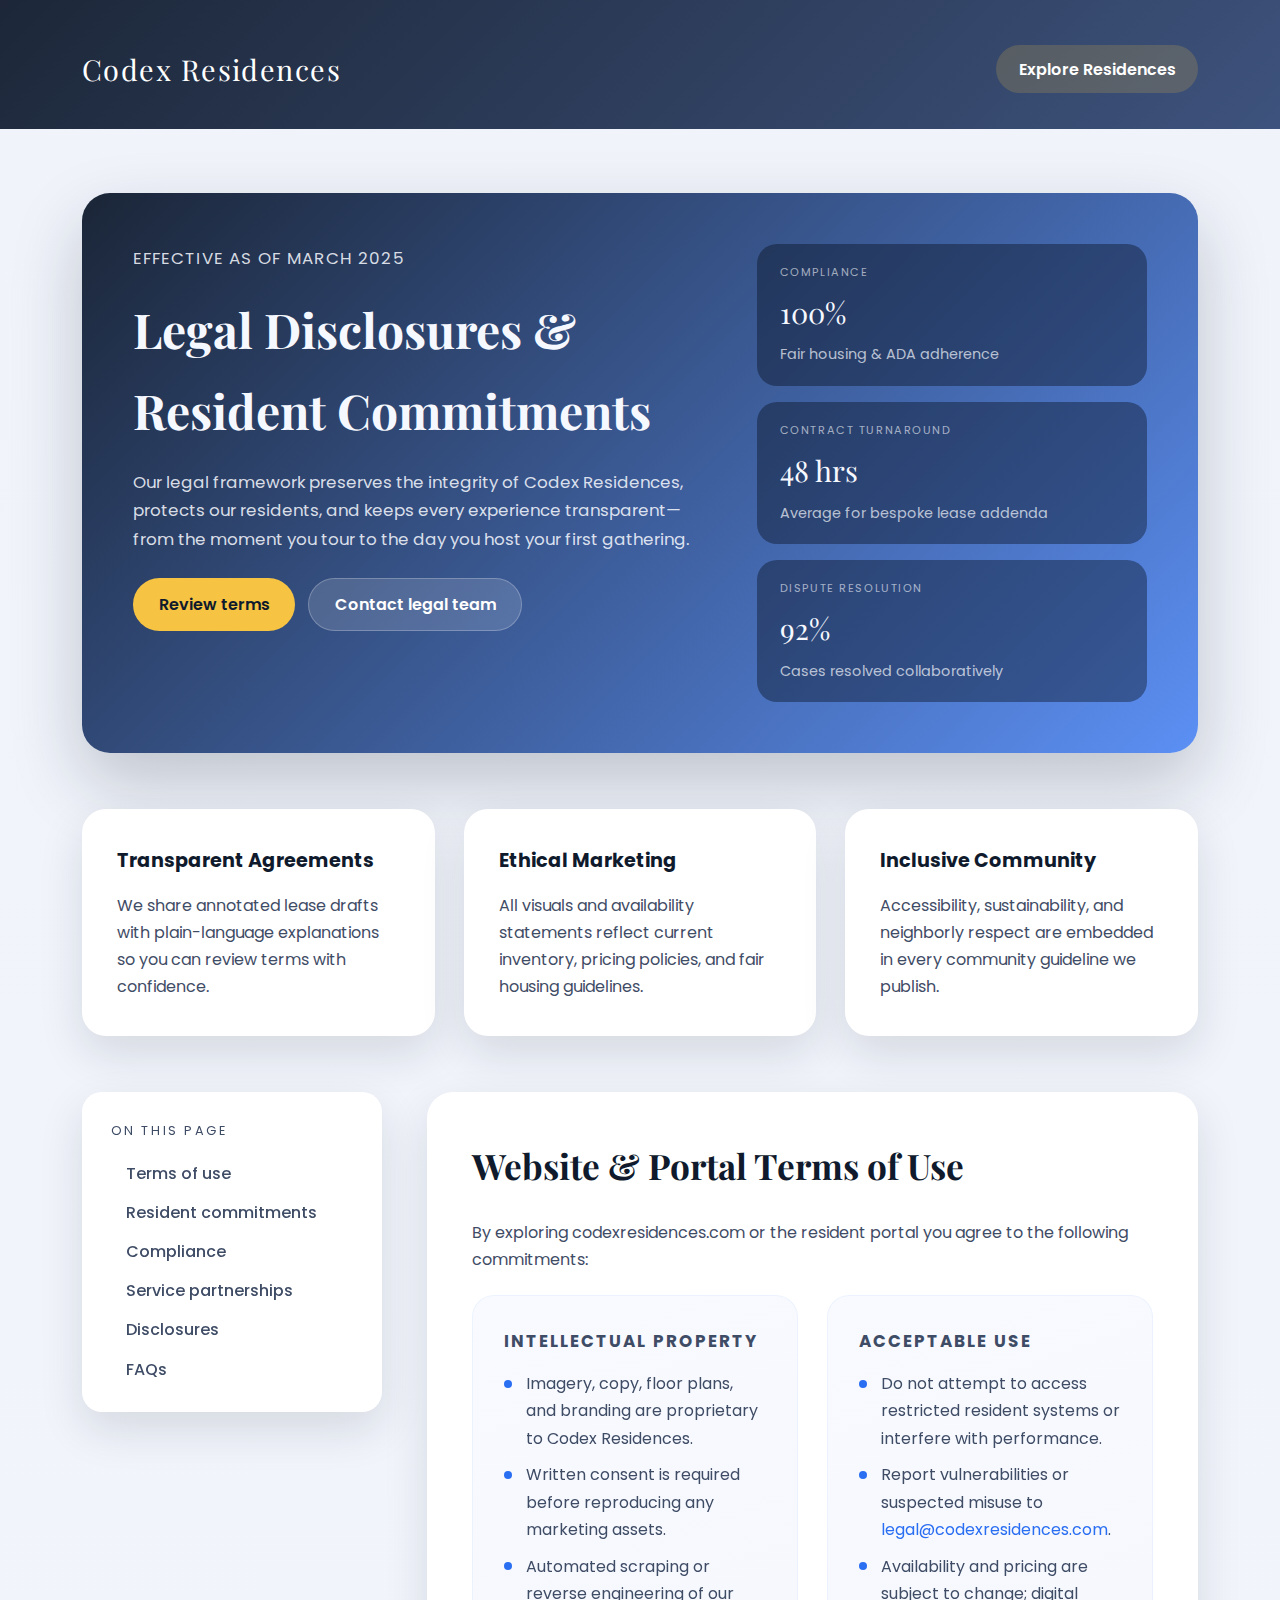
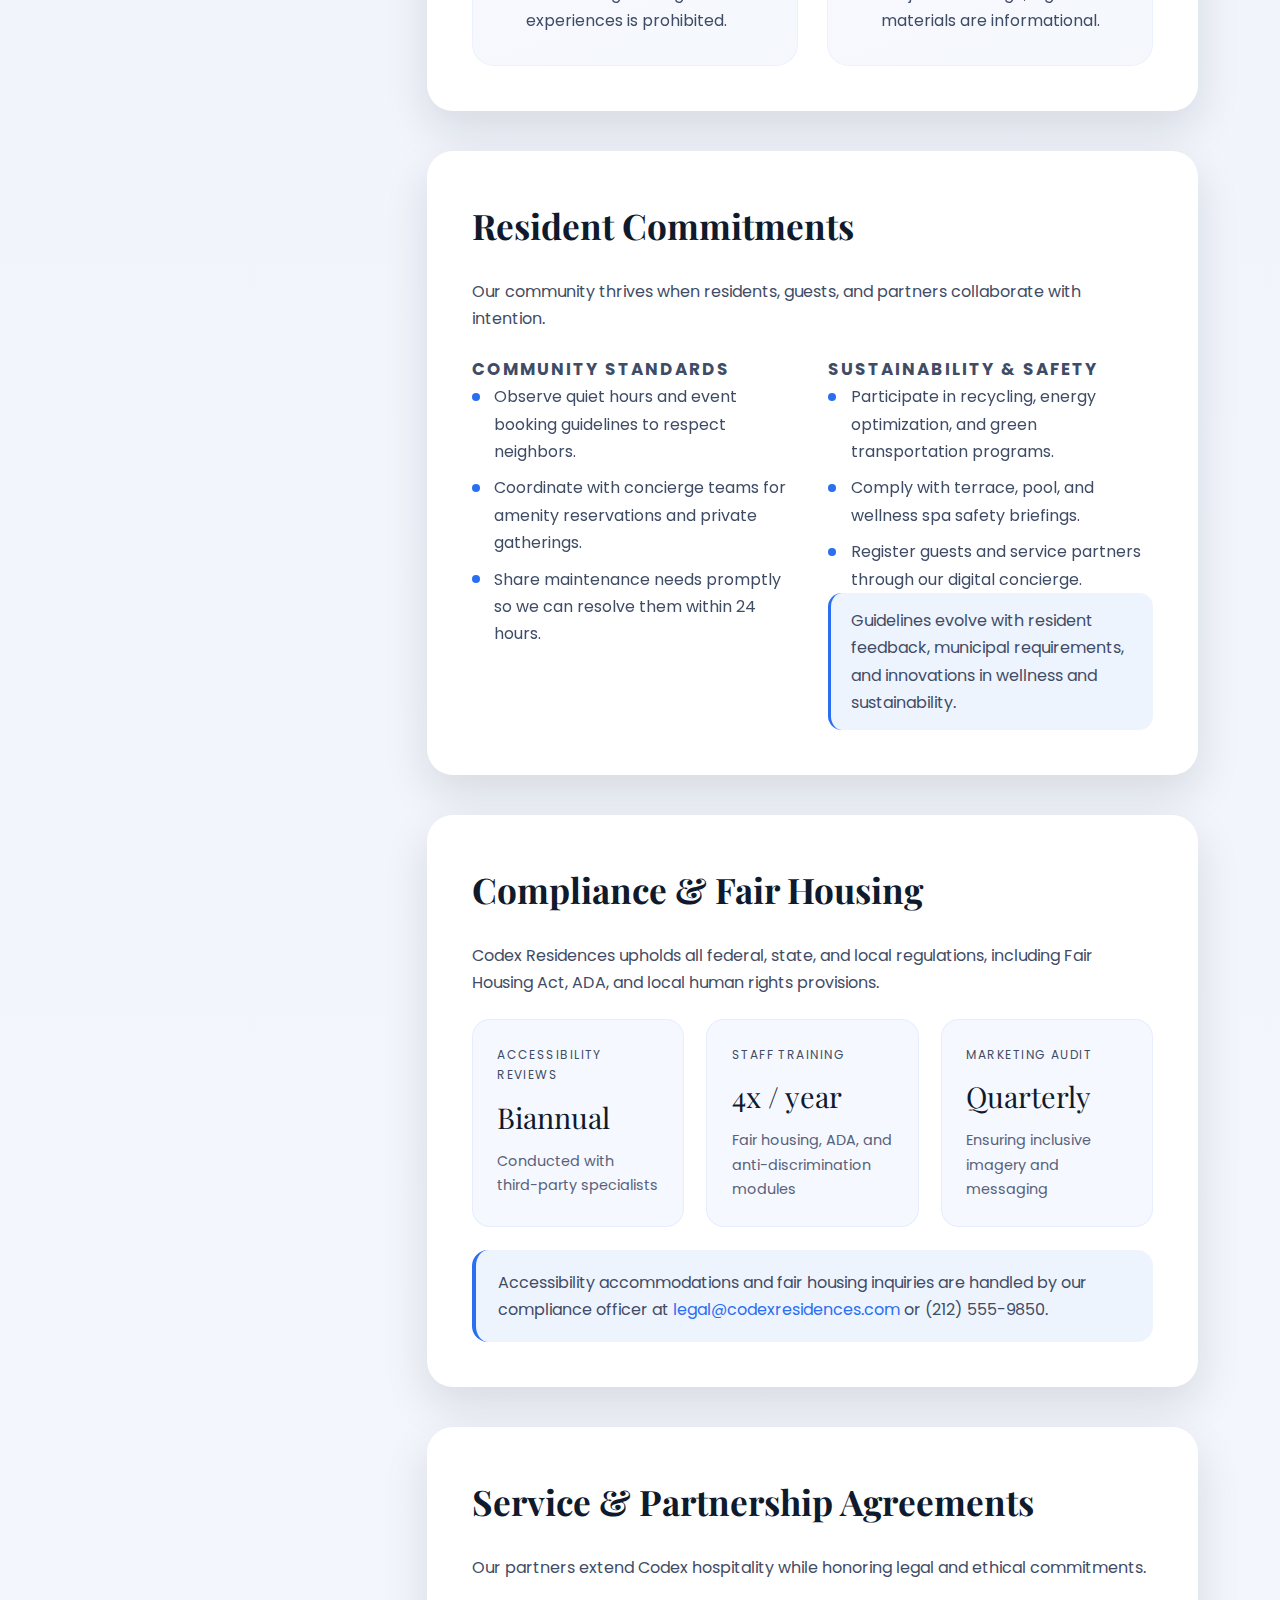
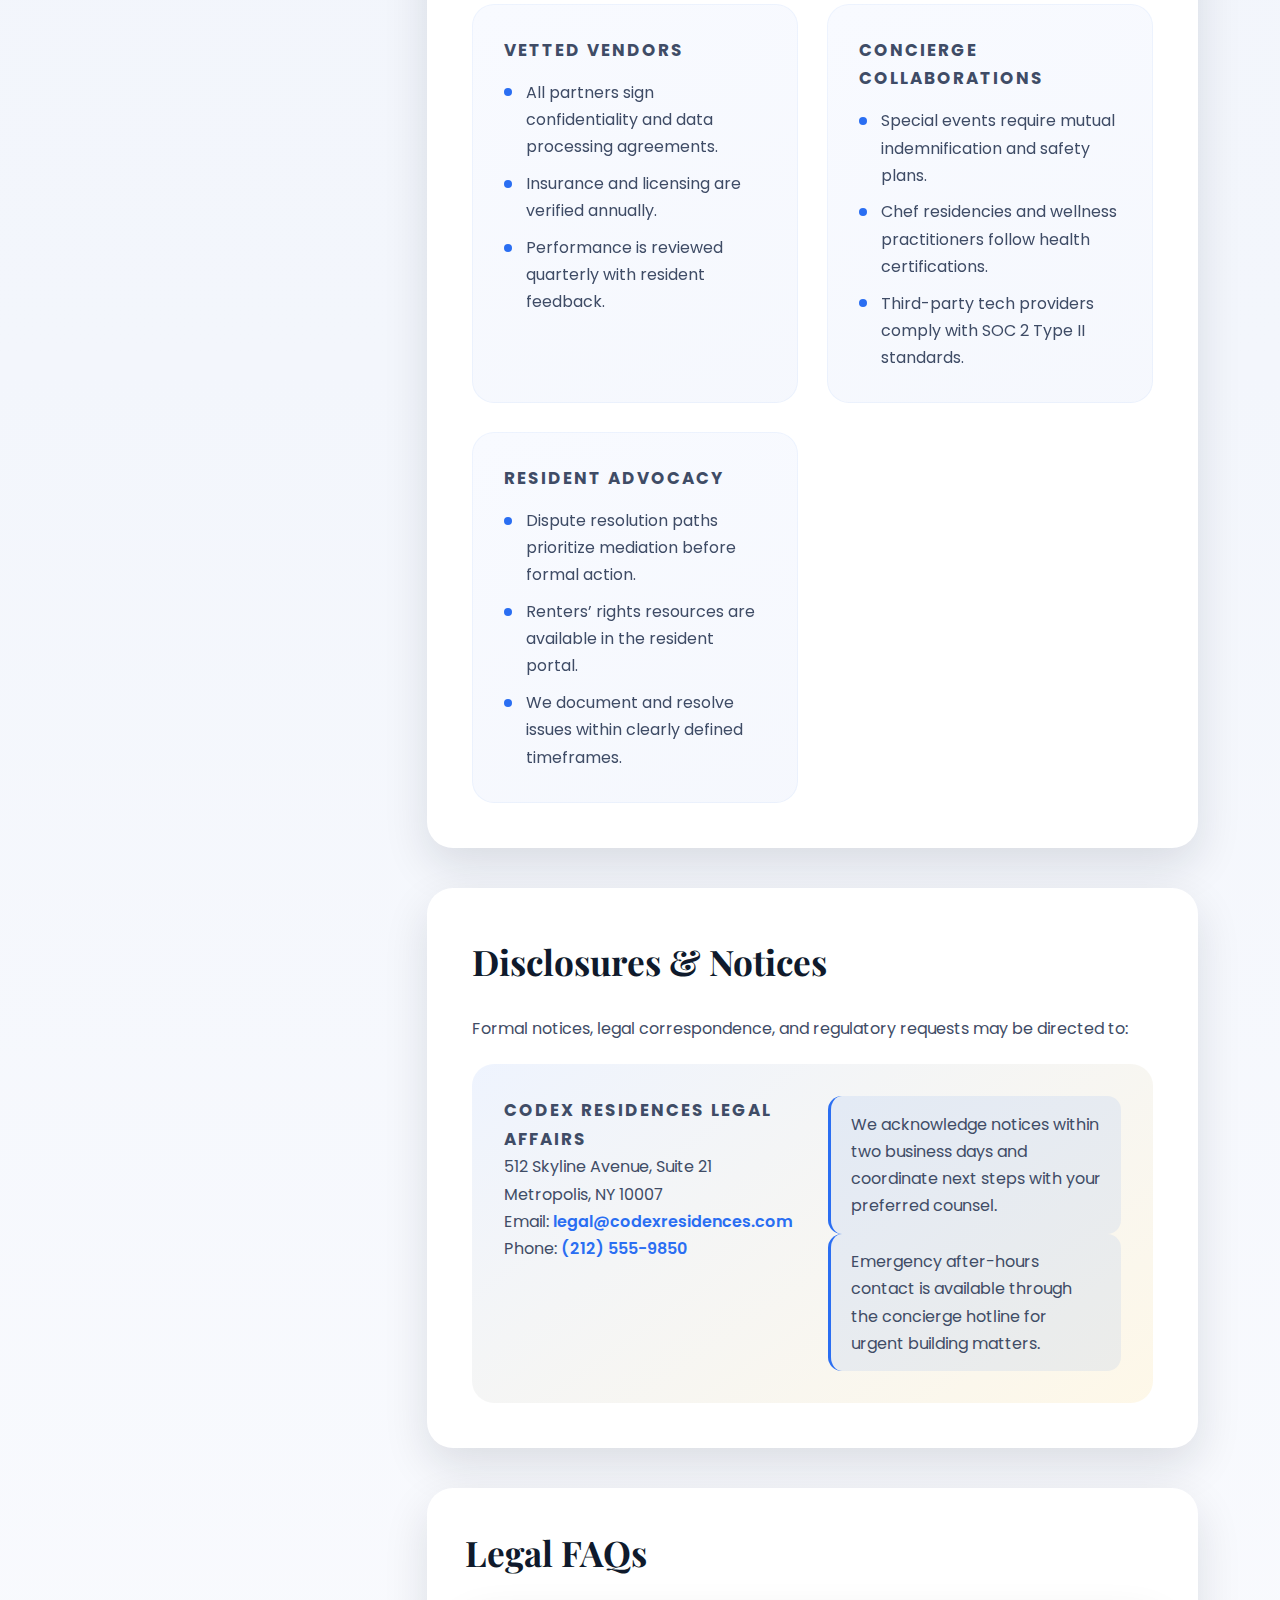
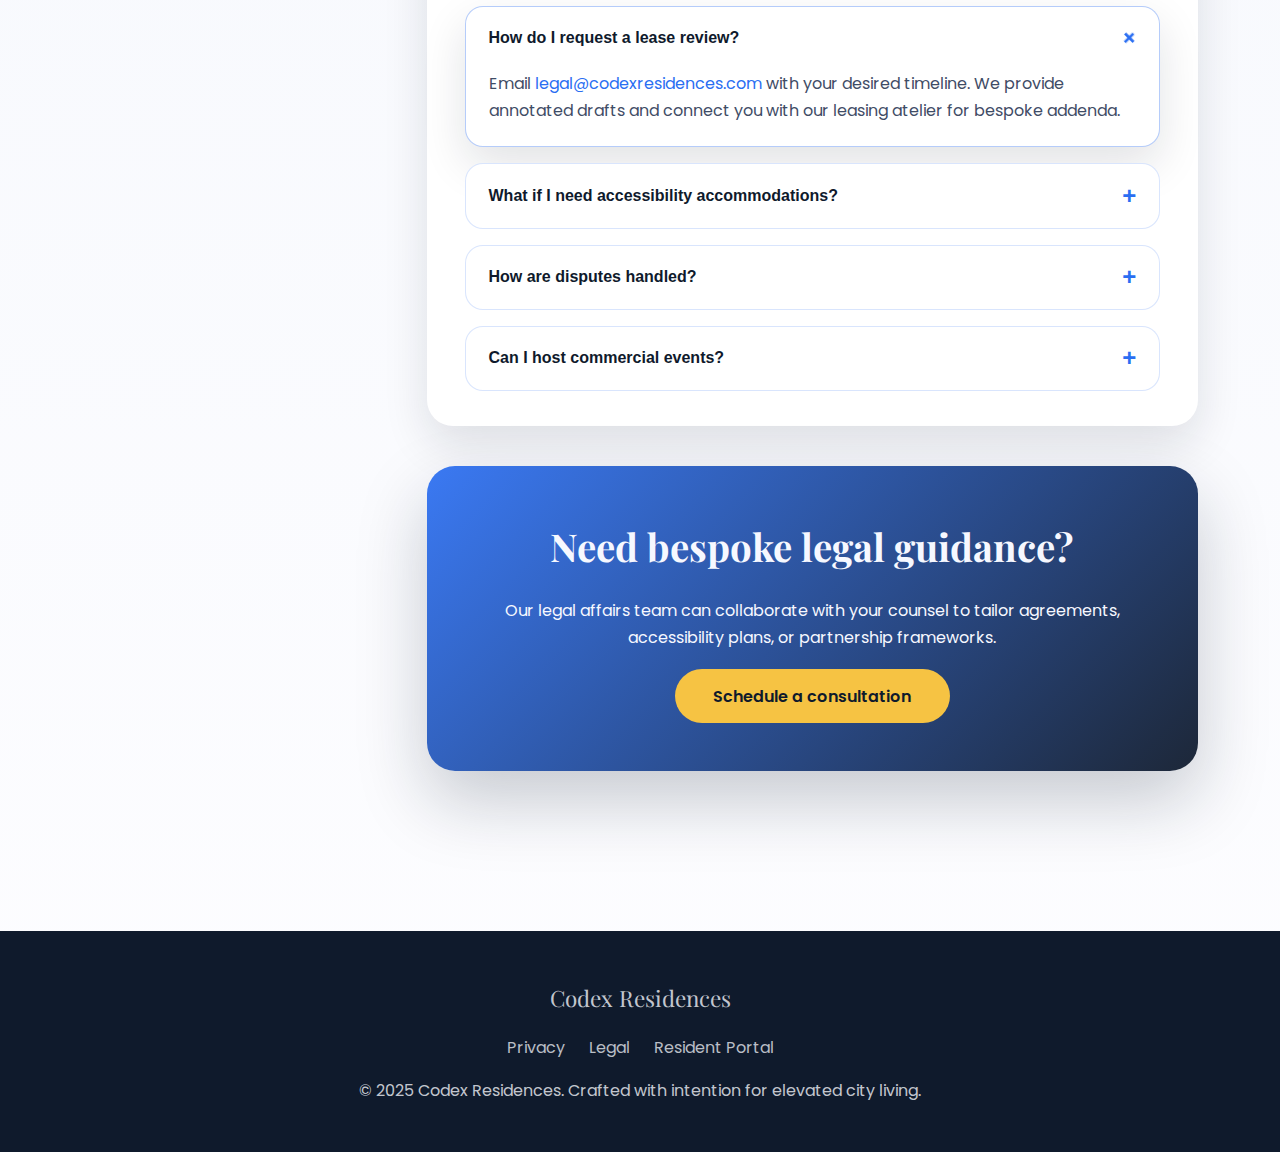
<file: legal.html>
<!DOCTYPE html>
<html lang="en">
<head>
    <meta charset="UTF-8">
    <meta name="viewport" content="width=device-width, initial-scale=1.0">
    <meta name="description" content="Codex Residences legal terms, disclosures, and resident commitments.">
    <title>Legal | Codex Residences</title>
    <link rel="preconnect" href="https://fonts.googleapis.com">
    <link rel="preconnect" href="https://fonts.gstatic.com" crossorigin>
    <link href="https://fonts.googleapis.com/css2?family=Playfair+Display:wght@500;600;700&family=Poppins:wght@300;400;500;600;700&display=swap" rel="stylesheet">
    <link rel="stylesheet" href="styles.css">
</head>
<body class="policy-body">
    <header class="policy-header">
        <nav class="policy-nav" aria-label="Supplemental navigation">
            <a class="policy-logo" href="index.html">Codex Residences</a>
            <a class="policy-nav__cta" href="index.html#availability">Explore Residences</a>
        </nav>
    </header>

    <main class="policy-page">
        <section class="policy-hero">
            <div class="policy-hero__content">
                <p class="policy-updated">Effective as of March 2025</p>
                <h1>Legal Disclosures &amp; Resident Commitments</h1>
                <p>Our legal framework preserves the integrity of Codex Residences, protects our residents, and keeps every experience transparent—from the moment you tour to the day you host your first gathering.</p>
                <div class="policy-hero__actions">
                    <a class="policy-hero__action" href="#terms">Review terms</a>
                    <a class="policy-hero__action policy-hero__action--ghost" href="mailto:legal@codexresidences.com">Contact legal team</a>
                </div>
            </div>
            <div class="policy-hero__meta">
                <div class="policy-stat">
                    <span class="policy-stat__label">Compliance</span>
                    <span class="policy-stat__value">100%</span>
                    <span class="policy-stat__caption">Fair housing &amp; ADA adherence</span>
                </div>
                <div class="policy-stat">
                    <span class="policy-stat__label">Contract turnaround</span>
                    <span class="policy-stat__value">48 hrs</span>
                    <span class="policy-stat__caption">Average for bespoke lease addenda</span>
                </div>
                <div class="policy-stat">
                    <span class="policy-stat__label">Dispute resolution</span>
                    <span class="policy-stat__value">92%</span>
                    <span class="policy-stat__caption">Cases resolved collaboratively</span>
                </div>
            </div>
        </section>

        <div class="policy-summary-grid">
            <article class="policy-summary-card">
                <h3>Transparent Agreements</h3>
                <p>We share annotated lease drafts with plain-language explanations so you can review terms with confidence.</p>
            </article>
            <article class="policy-summary-card">
                <h3>Ethical Marketing</h3>
                <p>All visuals and availability statements reflect current inventory, pricing policies, and fair housing guidelines.</p>
            </article>
            <article class="policy-summary-card">
                <h3>Inclusive Community</h3>
                <p>Accessibility, sustainability, and neighborly respect are embedded in every community guideline we publish.</p>
            </article>
        </div>

        <div class="policy-layout">
            <aside class="policy-toc" data-policy-toc>
                <span class="policy-toc__title">On this page</span>
                <nav aria-label="Legal quick links">
                    <a href="#terms">Terms of use</a>
                    <a href="#residents">Resident commitments</a>
                    <a href="#compliance">Compliance</a>
                    <a href="#services">Service partnerships</a>
                    <a href="#disclosures">Disclosures</a>
                    <a href="#legal-faqs">FAQs</a>
                </nav>
            </aside>

            <div class="policy-content">
                <section class="policy-section" id="terms">
                    <h2>Website &amp; Portal Terms of Use</h2>
                    <p>By exploring codexresidences.com or the resident portal you agree to the following commitments:</p>
                    <div class="policy-card-grid policy-card-grid--two">
                        <article class="policy-card">
                            <h3>Intellectual Property</h3>
                            <ul class="policy-list">
                                <li>Imagery, copy, floor plans, and branding are proprietary to Codex Residences.</li>
                                <li>Written consent is required before reproducing any marketing assets.</li>
                                <li>Automated scraping or reverse engineering of our experiences is prohibited.</li>
                            </ul>
                        </article>
                        <article class="policy-card">
                            <h3>Acceptable Use</h3>
                            <ul class="policy-list">
                                <li>Do not attempt to access restricted resident systems or interfere with performance.</li>
                                <li>Report vulnerabilities or suspected misuse to <a href="mailto:legal@codexresidences.com">legal@codexresidences.com</a>.</li>
                                <li>Availability and pricing are subject to change; digital materials are informational.</li>
                            </ul>
                        </article>
                    </div>
                </section>

                <section class="policy-section" id="residents">
                    <h2>Resident Commitments</h2>
                    <p>Our community thrives when residents, guests, and partners collaborate with intention.</p>
                    <div class="policy-split">
                        <div>
                            <h3>Community Standards</h3>
                            <ul class="policy-list">
                                <li>Observe quiet hours and event booking guidelines to respect neighbors.</li>
                                <li>Coordinate with concierge teams for amenity reservations and private gatherings.</li>
                                <li>Share maintenance needs promptly so we can resolve them within 24 hours.</li>
                            </ul>
                        </div>
                        <div>
                            <h3>Sustainability &amp; Safety</h3>
                            <ul class="policy-list">
                                <li>Participate in recycling, energy optimization, and green transportation programs.</li>
                                <li>Comply with terrace, pool, and wellness spa safety briefings.</li>
                                <li>Register guests and service partners through our digital concierge.</li>
                            </ul>
                            <p class="policy-note">Guidelines evolve with resident feedback, municipal requirements, and innovations in wellness and sustainability.</p>
                        </div>
                    </div>
                </section>

                <section class="policy-section" id="compliance">
                    <h2>Compliance &amp; Fair Housing</h2>
                    <p>Codex Residences upholds all federal, state, and local regulations, including Fair Housing Act, ADA, and local human rights provisions.</p>
                    <div class="policy-matrix policy-matrix--compact">
                        <div class="policy-matrix__item">
                            <span class="policy-matrix__label">Accessibility reviews</span>
                            <span class="policy-matrix__value">Biannual</span>
                            <span class="policy-matrix__meta">Conducted with third-party specialists</span>
                        </div>
                        <div class="policy-matrix__item">
                            <span class="policy-matrix__label">Staff training</span>
                            <span class="policy-matrix__value">4x / year</span>
                            <span class="policy-matrix__meta">Fair housing, ADA, and anti-discrimination modules</span>
                        </div>
                        <div class="policy-matrix__item">
                            <span class="policy-matrix__label">Marketing audit</span>
                            <span class="policy-matrix__value">Quarterly</span>
                            <span class="policy-matrix__meta">Ensuring inclusive imagery and messaging</span>
                        </div>
                    </div>
                    <div class="policy-highlight" role="note">
                        <p>Accessibility accommodations and fair housing inquiries are handled by our compliance officer at <a href="mailto:legal@codexresidences.com">legal@codexresidences.com</a> or (212) 555-9850.</p>
                    </div>
                </section>

                <section class="policy-section" id="services">
                    <h2>Service &amp; Partnership Agreements</h2>
                    <p>Our partners extend Codex hospitality while honoring legal and ethical commitments.</p>
                    <div class="policy-card-grid">
                        <article class="policy-card">
                            <h3>Vetted Vendors</h3>
                            <ul class="policy-list">
                                <li>All partners sign confidentiality and data processing agreements.</li>
                                <li>Insurance and licensing are verified annually.</li>
                                <li>Performance is reviewed quarterly with resident feedback.</li>
                            </ul>
                        </article>
                        <article class="policy-card">
                            <h3>Concierge Collaborations</h3>
                            <ul class="policy-list">
                                <li>Special events require mutual indemnification and safety plans.</li>
                                <li>Chef residencies and wellness practitioners follow health certifications.</li>
                                <li>Third-party tech providers comply with SOC 2 Type II standards.</li>
                            </ul>
                        </article>
                        <article class="policy-card">
                            <h3>Resident Advocacy</h3>
                            <ul class="policy-list">
                                <li>Dispute resolution paths prioritize mediation before formal action.</li>
                                <li>Renters&rsquo; rights resources are available in the resident portal.</li>
                                <li>We document and resolve issues within clearly defined timeframes.</li>
                            </ul>
                        </article>
                    </div>
                </section>

                <section class="policy-section" id="disclosures">
                    <h2>Disclosures &amp; Notices</h2>
                    <p>Formal notices, legal correspondence, and regulatory requests may be directed to:</p>
                    <div class="policy-contact-card">
                        <div>
                            <h3>Codex Residences Legal Affairs</h3>
                            <p>512 Skyline Avenue, Suite 21<br>Metropolis, NY 10007</p>
                            <p>Email: <a href="mailto:legal@codexresidences.com">legal@codexresidences.com</a><br>Phone: <a href="tel:+12125559850">(212) 555-9850</a></p>
                        </div>
                        <div>
                            <p class="policy-note">We acknowledge notices within two business days and coordinate next steps with your preferred counsel.</p>
                            <p class="policy-note">Emergency after-hours contact is available through the concierge hotline for urgent building matters.</p>
                        </div>
                    </div>
                </section>

                <section class="policy-section policy-section--accordion" id="legal-faqs">
                    <h2>Legal FAQs</h2>
                    <div class="policy-accordion" data-policy-accordion>
                        <div class="policy-accordion__item is-open">
                            <button class="policy-accordion__trigger" type="button" aria-expanded="true">How do I request a lease review?</button>
                            <div class="policy-accordion__content">
                                <p>Email <a href="mailto:legal@codexresidences.com">legal@codexresidences.com</a> with your desired timeline. We provide annotated drafts and connect you with our leasing atelier for bespoke addenda.</p>
                            </div>
                        </div>
                        <div class="policy-accordion__item">
                            <button class="policy-accordion__trigger" type="button">What if I need accessibility accommodations?</button>
                            <div class="policy-accordion__content" hidden>
                                <p>Contact our compliance officer to coordinate reasonable modifications or auxiliary aids. We document requests and timelines to ensure timely resolution.</p>
                            </div>
                        </div>
                        <div class="policy-accordion__item">
                            <button class="policy-accordion__trigger" type="button">How are disputes handled?</button>
                            <div class="policy-accordion__content" hidden>
                                <p>We prioritize mediation and collaborative resolution. If formal action is required, we follow the dispute process outlined in your lease, including arbitration or jurisdiction details.</p>
                            </div>
                        </div>
                        <div class="policy-accordion__item">
                            <button class="policy-accordion__trigger" type="button">Can I host commercial events?</button>
                            <div class="policy-accordion__content" hidden>
                                <p>Commercial or ticketed events require written approval, insurance documentation, and adherence to municipal permitting. Submit proposals to the legal team at least 21 days in advance.</p>
                            </div>
                        </div>
                    </div>
                </section>

                <section class="policy-cta">
                    <h2>Need bespoke legal guidance?</h2>
                    <p>Our legal affairs team can collaborate with your counsel to tailor agreements, accessibility plans, or partnership frameworks.</p>
                    <a class="policy-cta__button" href="mailto:legal@codexresidences.com">Schedule a consultation</a>
                </section>
            </div>
        </div>
    </main>

    <footer class="site-footer">
        <div class="footer-brand">Codex Residences</div>
        <div class="footer-links">
            <a href="privacy.html">Privacy</a>
            <a href="legal.html" aria-current="page">Legal</a>
            <a href="index.html#residents">Resident Portal</a>
        </div>
        <p class="footer-copy">&copy; 2025 Codex Residences. Crafted with intention for elevated city living.</p>
    </footer>

    <script src="script.js" defer></script>
</body>
</html>
</file>
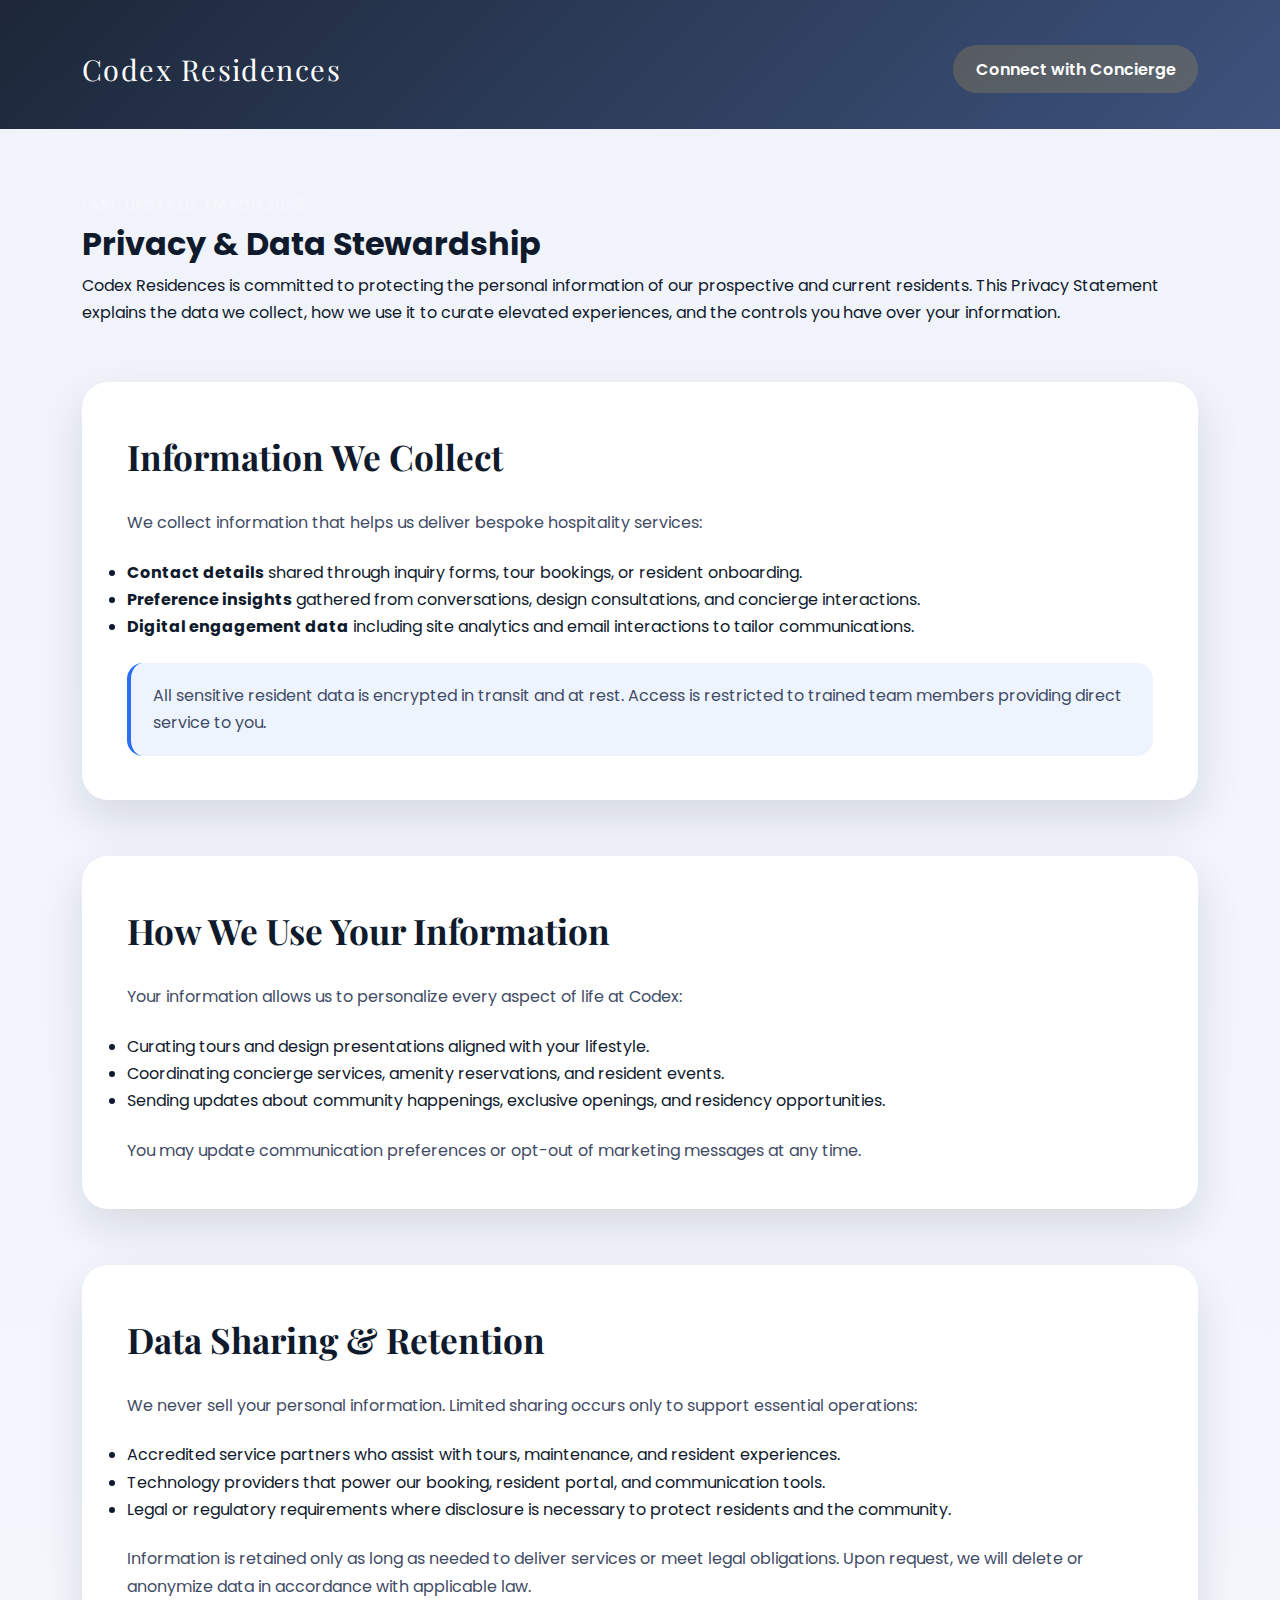
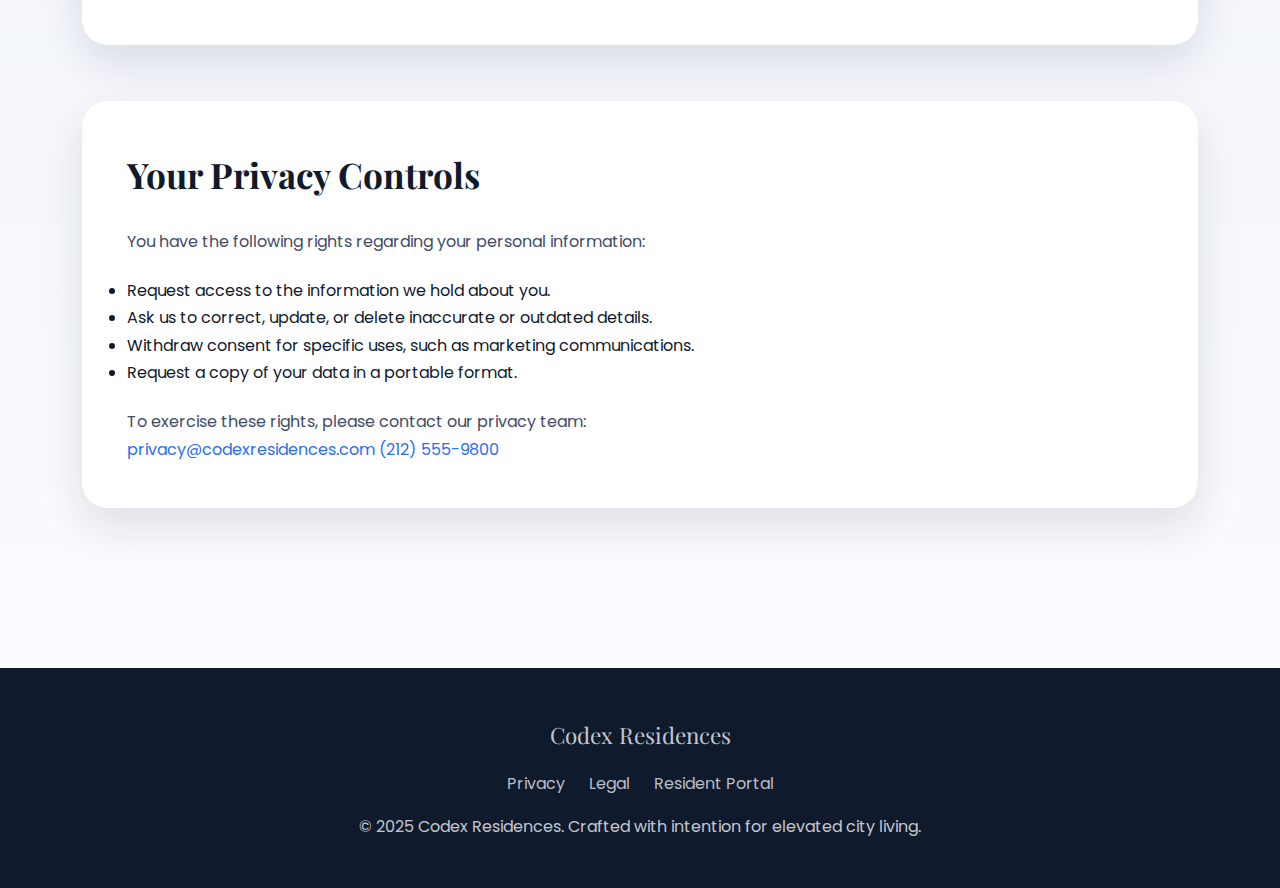
<file: privacy.html>
<!DOCTYPE html>
<html lang="en">
<head>
    <meta charset="UTF-8">
    <meta name="viewport" content="width=device-width, initial-scale=1.0">
    <meta name="description" content="Codex Residences privacy commitments and data stewardship practices.">
    <title>Privacy | Codex Residences</title>
    <link rel="preconnect" href="https://fonts.googleapis.com">
    <link rel="preconnect" href="https://fonts.gstatic.com" crossorigin>
    <link href="https://fonts.googleapis.com/css2?family=Playfair+Display:wght@500;600;700&family=Poppins:wght@300;400;500;600;700&display=swap" rel="stylesheet">
    <link rel="stylesheet" href="styles.css">
</head>
<body class="policy-body">
    <header class="policy-header">
        <nav class="policy-nav" aria-label="Supplemental navigation">
            <a class="policy-logo" href="index.html">Codex Residences</a>
            <a class="policy-nav__cta" href="index.html#contact">Connect with Concierge</a>
        </nav>
    </header>

    <main class="policy-page">
        <section class="policy-intro">
            <p class="policy-updated">Last updated: March 2025</p>
            <h1>Privacy &amp; Data Stewardship</h1>
            <p>
                Codex Residences is committed to protecting the personal information of our prospective and current residents. This Privacy Statement explains the data we collect, how we use it to curate elevated experiences, and the controls you have over your information.
            </p>
        </section>

        <section class="policy-section" aria-labelledby="collection">
            <h2 id="collection">Information We Collect</h2>
            <p>We collect information that helps us deliver bespoke hospitality services:</p>
            <ul>
                <li><strong>Contact details</strong> shared through inquiry forms, tour bookings, or resident onboarding.</li>
                <li><strong>Preference insights</strong> gathered from conversations, design consultations, and concierge interactions.</li>
                <li><strong>Digital engagement data</strong> including site analytics and email interactions to tailor communications.</li>
            </ul>
            <div class="policy-highlight" role="note">
                <p>All sensitive resident data is encrypted in transit and at rest. Access is restricted to trained team members providing direct service to you.</p>
            </div>
        </section>

        <section class="policy-section" aria-labelledby="usage">
            <h2 id="usage">How We Use Your Information</h2>
            <p>Your information allows us to personalize every aspect of life at Codex:</p>
            <ul>
                <li>Curating tours and design presentations aligned with your lifestyle.</li>
                <li>Coordinating concierge services, amenity reservations, and resident events.</li>
                <li>Sending updates about community happenings, exclusive openings, and residency opportunities.</li>
            </ul>
            <p>You may update communication preferences or opt-out of marketing messages at any time.</p>
        </section>

        <section class="policy-section" aria-labelledby="sharing">
            <h2 id="sharing">Data Sharing &amp; Retention</h2>
            <p>We never sell your personal information. Limited sharing occurs only to support essential operations:</p>
            <ul>
                <li>Accredited service partners who assist with tours, maintenance, and resident experiences.</li>
                <li>Technology providers that power our booking, resident portal, and communication tools.</li>
                <li>Legal or regulatory requirements where disclosure is necessary to protect residents and the community.</li>
            </ul>
            <p>Information is retained only as long as needed to deliver services or meet legal obligations. Upon request, we will delete or anonymize data in accordance with applicable law.</p>
        </section>

        <section class="policy-section" aria-labelledby="rights">
            <h2 id="rights">Your Privacy Controls</h2>
            <p>You have the following rights regarding your personal information:</p>
            <ul>
                <li>Request access to the information we hold about you.</li>
                <li>Ask us to correct, update, or delete inaccurate or outdated details.</li>
                <li>Withdraw consent for specific uses, such as marketing communications.</li>
                <li>Request a copy of your data in a portable format.</li>
            </ul>
            <div class="policy-contact">
                <p>To exercise these rights, please contact our privacy team:</p>
                <a href="mailto:privacy@codexresidences.com">privacy@codexresidences.com</a>
                <a href="tel:+12125559800">(212) 555-9800</a>
            </div>
        </section>
    </main>

    <footer class="site-footer">
        <div class="footer-brand">Codex Residences</div>
        <div class="footer-links">
            <a href="privacy.html" aria-current="page">Privacy</a>
            <a href="legal.html">Legal</a>
            <a href="index.html#residents">Resident Portal</a>
        </div>
        <p class="footer-copy">&copy; 2025 Codex Residences. Crafted with intention for elevated city living.</p>
    </footer>

    <script src="script.js" defer></script>
</body>
</html>
</file>
<file: styles.css>
/* =========================
   Global Styles & Variables
   ========================= */
:root {
    --primary: #2a6ef2;
    --primary-dark: #1c4ab3;
    --accent: #f6c343;
    --deep: #0f1a2c;
    --muted: #3f4c66;
    --muted-soft: #56627b;
    --light: #f0f3fa;
    --card: #ffffff;
    --border-radius: 18px;
    --transition: all 0.35s ease;
    --shadow-soft: 0 18px 45px rgba(15, 26, 44, 0.12);
    --shadow-elevated: 0 30px 70px rgba(15, 26, 44, 0.22);
}

* {
    margin: 0;
    padding: 0;
    box-sizing: border-box;
}

html {
    scroll-behavior: smooth;
}

body {
    font-family: 'Poppins', 'Segoe UI', sans-serif;
    background-color: var(--light);
    color: var(--deep);
    line-height: 1.7;
    min-height: 100vh;
}

body.modal-open {
    overflow: hidden;
}

a {
    color: inherit;
}

img {
    max-width: 100%;
    display: block;
}

.is-hidden {
    display: none !important;
}

/* =========================
   Header & Navigation
   ========================= */
.site-header {
    position: sticky;
    top: 0;
    z-index: 999;
    backdrop-filter: blur(14px);
    background: rgba(245, 247, 251, 0.9);
    border-bottom: 1px solid rgba(42, 110, 242, 0.12);
    transition: var(--transition);
}

.site-header.scrolled {
    background: rgba(15, 26, 44, 0.85);
    border-bottom-color: transparent;
    box-shadow: var(--shadow-soft);
}

.site-header.scrolled .logo,
.site-header.scrolled .nav-menu a,
.site-header.scrolled .cta-primary {
    color: #fff;
}

.site-header.scrolled .nav-menu.open a {
    color: var(--deep);
}

.nav {
    max-width: 1180px;
    margin: 0 auto;
    padding: 1.2rem 2rem;
    display: flex;
    align-items: center;
    gap: 1.5rem;
}

.logo {
    font-family: 'Playfair Display', serif;
    font-size: 1.5rem;
    font-weight: 600;
    letter-spacing: 0.04em;
    color: var(--deep);
    text-decoration: none;
}

.nav-menu {
    list-style: none;
    display: flex;
    align-items: center;
    gap: 1.5rem;
    margin-left: auto;
}

.nav-menu a {
    text-decoration: none;
    color: var(--muted);
    font-weight: 500;
    padding-bottom: 0.2rem;
    position: relative;
}

.nav-menu a::after {
    content: '';
    position: absolute;
    left: 0;
    bottom: -0.35rem;
    width: 100%;
    height: 2px;
    background: var(--primary);
    transform: scaleX(0);
    transform-origin: left;
    transition: var(--transition);
}

.nav-menu a:hover::after,
.nav-menu a.active::after {
    transform: scaleX(1);
}

.cta-primary {
    background: var(--primary);
    color: #fff;
    padding: 0.75rem 1.6rem;
    border-radius: 999px;
    text-decoration: none;
    font-weight: 600;
    box-shadow: var(--shadow-soft);
    transition: var(--transition);
    border: none;
    cursor: pointer;
    display: inline-flex;
    align-items: center;
    justify-content: center;
}

.cta-primary:hover {
    transform: translateY(-2px);
    box-shadow: var(--shadow-elevated);
}

.nav-toggle {
    display: none;
    background: none;
    border: none;
    cursor: pointer;
    flex-direction: column;
    gap: 0.3rem;
    padding: 0.4rem;
}

.nav-toggle span {
    width: 26px;
    height: 3px;
    background: var(--deep);
    border-radius: 999px;
    transition: var(--transition);
}

.site-header.scrolled .nav-toggle span {
    background: #fff;
}

.nav-toggle.open span:nth-child(1) {
    transform: translateY(6px) rotate(45deg);
}

.nav-toggle.open span:nth-child(2) {
    opacity: 0;
}

.nav-toggle.open span:nth-child(3) {
    transform: translateY(-6px) rotate(-45deg);
}

/* =========================
   Hero Section
   ========================= */
.hero {
    max-width: 1180px;
    margin: 0 auto;
    padding: 7rem 2rem 5rem;
    display: grid;
    grid-template-columns: minmax(0, 1.2fr) minmax(0, 0.8fr);
    gap: 3rem;
    align-items: center;
    position: relative;
}

.hero::before {
    content: '';
    position: fixed;
    inset: 0;
    z-index: -2;
    background-image: linear-gradient(115deg, rgba(15, 26, 44, 0.88), rgba(42, 110, 242, 0.65)), url('https://images.unsplash.com/photo-1494526585095-c41746248156?auto=format&fit=crop&w=1600&q=80');
    background-size: cover;
    background-position: center;
    filter: saturate(1.1);
}

.hero::after {
    content: '';
    position: absolute;
    inset: 0;
    z-index: -1;
    background: linear-gradient(180deg, rgba(245, 247, 251, 0.2) 0%, rgba(245, 247, 251, 0.9) 60%, var(--light) 100%);
}

.hero-subtitle {
    text-transform: uppercase;
    letter-spacing: 0.2em;
    font-size: 0.8rem;
    color: #fff;
    opacity: 0.8;
}

.hero-title {
    font-family: 'Playfair Display', serif;
    font-size: clamp(2.6rem, 4vw, 3.5rem);
    color: #fff;
    line-height: 1.1;
    margin: 1.2rem 0;
}

.hero-description {
    color: rgba(255, 255, 255, 0.82);
    font-size: 1.05rem;
    margin-bottom: 2rem;
}

.hero-actions {
    display: flex;
    flex-wrap: wrap;
    gap: 1rem;
    margin-bottom: 2.5rem;
}

.cta-button {
    background: var(--accent);
    color: #1c2333;
    border: none;
    padding: 0.85rem 2.2rem;
    border-radius: 999px;
    font-weight: 600;
    cursor: pointer;
    transition: var(--transition);
    box-shadow: var(--shadow-soft);
}

.cta-button:hover {
    transform: translateY(-3px);
    box-shadow: var(--shadow-elevated);
}

.cta-secondary {
    text-decoration: none;
    font-weight: 600;
    color: #fff;
    border: 1px solid rgba(255, 255, 255, 0.4);
    padding: 0.85rem 2rem;
    border-radius: 999px;
    transition: var(--transition);
}

.cta-secondary:hover {
    background: rgba(255, 255, 255, 0.1);
    border-color: rgba(255, 255, 255, 0.7);
}

.hero-stats {
    display: grid;
    grid-template-columns: repeat(3, minmax(0, 1fr));
    gap: 1.5rem;
}

.stat {
    background: rgba(15, 26, 44, 0.58);
    border-radius: var(--border-radius);
    padding: 1.2rem 1rem;
    text-align: center;
    backdrop-filter: blur(12px);
    border: 1px solid rgba(255, 255, 255, 0.14);
    box-shadow: 0 18px 40px rgba(15, 26, 44, 0.35);
}

.stat-number {
    display: block;
    font-size: 2rem;
    font-weight: 600;
    color: #fff;
    text-shadow: 0 12px 26px rgba(0, 0, 0, 0.45);
}

.stat-label {
    font-size: 0.85rem;
    color: rgba(255, 255, 255, 0.85);
}

.hero-card {
    background: rgba(255, 255, 255, 0.92);
    border-radius: calc(var(--border-radius) + 8px);
    padding: 2.5rem;
    box-shadow: var(--shadow-elevated);
    position: relative;
}

.hero-card__badge {
    position: absolute;
    top: -12px;
    left: 1.8rem;
    background: var(--primary);
    color: #fff;
    padding: 0.4rem 1rem;
    border-radius: 999px;
    font-size: 0.75rem;
    letter-spacing: 0.1em;
    text-transform: uppercase;
}

.hero-card h2 {
    font-family: 'Playfair Display', serif;
    font-size: 1.8rem;
    margin-bottom: 0.8rem;
    color: var(--deep);
}

.hero-card p {
    color: var(--muted-soft);
    margin-bottom: 1rem;
}

.hero-card ul {
    list-style: none;
    margin-bottom: 1.5rem;
}

.hero-card li {
    position: relative;
    padding-left: 1.4rem;
    margin-bottom: 0.65rem;
    color: var(--deep);
    font-weight: 500;
}

.hero-card li::before {
    content: '•';
    position: absolute;
    left: 0;
    color: var(--primary);
}

.hero-card__link {
    font-weight: 600;
    color: var(--primary);
    text-decoration: none;
}

.hero-card__link:hover {
    color: var(--primary-dark);
}

/* =========================
   Sections
   ========================= */
.section {
    max-width: 1180px;
    margin: 0 auto;
    padding: 5rem 2rem;
    position: relative;
}

.section--accent {
    background: linear-gradient(145deg, rgba(42, 110, 242, 0.08), rgba(246, 195, 67, 0.08));
    border-radius: calc(var(--border-radius) + 12px);
}

.section--dark {
    background: var(--deep);
    color: #f4f6fb;
    border-radius: calc(var(--border-radius) + 12px);
}

.section-header {
    max-width: 650px;
    margin-bottom: 3rem;
}

.eyebrow {
    text-transform: uppercase;
    letter-spacing: 0.3em;
    font-size: 0.75rem;
    color: #0d2f7a;
    display: inline-flex;
    align-items: center;
    gap: 0.4rem;
    padding: 0.25rem 0.65rem;
    border-radius: 999px;
    background: rgba(42, 110, 242, 0.14);
}

.section--dark .eyebrow {
    color: #111a2f;
    background: rgba(246, 195, 67, 0.85);
}

.section-title {
    font-family: 'Playfair Display', serif;
    font-size: clamp(2rem, 3.5vw, 2.8rem);
    margin: 0.8rem 0;
    color: #ffffff;
    font-weight: 700;
    line-height: 1.2;
    letter-spacing: 0.01em;
    position: relative;
    display: inline-block;
    padding: 0.45rem 1.4rem;
    border-radius: 16px;
    background: linear-gradient(135deg, rgba(11, 37, 92, 0.95), rgba(42, 110, 242, 0.9));
    box-shadow: 0 16px 40px rgba(11, 37, 92, 0.35);
    z-index: 0;
}

.section-title::after {
    content: '';
    position: absolute;
    inset: -6px;
    border-radius: calc(16px + 6px);
    background: linear-gradient(135deg, rgba(246, 195, 67, 0.8), rgba(42, 110, 242, 0.7));
    opacity: 0.8;
    filter: blur(12px);
    z-index: -1;
}

.section--dark .section-title {
    background: linear-gradient(135deg, rgba(7, 20, 48, 0.95), rgba(22, 68, 167, 0.95));
    box-shadow: 0 18px 45px rgba(5, 12, 30, 0.55);
}

.section--dark .section-title::after {
    background: linear-gradient(135deg, rgba(246, 195, 67, 0.95), rgba(255, 255, 255, 0.85));
}

.section-text {
    color: #0f1f3f;
    font-size: 1.05rem;
}

.section--dark .section-text {
    color: rgba(255, 255, 255, 0.88);
}

/* =========================
   Highlights
   ========================= */
.highlight-grid {
    display: grid;
    grid-template-columns: repeat(auto-fit, minmax(240px, 1fr));
    gap: 1.8rem;
}

.highlight-card {
    background: var(--card);
    border-radius: var(--border-radius);
    padding: 2.2rem;
    box-shadow: var(--shadow-soft);
    transition: var(--transition);
}

.highlight-card:hover {
    transform: translateY(-6px);
    box-shadow: var(--shadow-elevated);
}

.highlight-card h3 {
    font-size: 1.3rem;
    margin-bottom: 0.8rem;
}

.highlight-card p {
    color: var(--muted-soft);
}

/* =========================
   Availability
   ========================= */
.filter-bar {
    display: flex;
    flex-wrap: wrap;
    gap: 0.75rem;
    margin-bottom: 2.5rem;
}

.filter-button {
    border: none;
    background: #fff;
    color: var(--muted);
    padding: 0.7rem 1.5rem;
    border-radius: 999px;
    cursor: pointer;
    font-weight: 500;
    box-shadow: var(--shadow-soft);
    transition: var(--transition);
}

.filter-button:hover,
.filter-button.active {
    background: var(--primary);
    color: #fff;
    box-shadow: var(--shadow-elevated);
}

.availability-grid {
    display: grid;
    grid-template-columns: repeat(auto-fit, minmax(260px, 1fr));
    gap: 1.8rem;
}

.suite {
    background: #fff;
    border-radius: var(--border-radius);
    padding: 2.2rem;
    box-shadow: var(--shadow-soft);
    display: flex;
    flex-direction: column;
    gap: 1rem;
    transition: var(--transition);
}

.suite:hover {
    transform: translateY(-8px);
    box-shadow: var(--shadow-elevated);
}

.suite.hidden {
    display: none;
}

.suite-header {
    display: flex;
    justify-content: space-between;
    align-items: center;
    gap: 1rem;
}

.availability-badge {
    background: rgba(42, 110, 242, 0.12);
    color: var(--primary);
    font-weight: 600;
    padding: 0.3rem 0.8rem;
    border-radius: 999px;
    font-size: 0.75rem;
    text-transform: uppercase;
    letter-spacing: 0.08em;
}

.availability-badge--limited {
    background: rgba(246, 195, 67, 0.18);
    color: #b67c00;
}

.availability-badge--premium {
    background: rgba(124, 58, 237, 0.18);
    color: #5b21b6;
}

.suite-price {
    font-size: 1.6rem;
    font-weight: 600;
    color: var(--deep);
}

.suite-details {
    list-style: none;
    color: var(--muted);
}

.suite-details li {
    margin-bottom: 0.5rem;
    position: relative;
    padding-left: 1.2rem;
}

.suite-details li::before {
    content: '\2022';
    position: absolute;
    left: 0;
    color: var(--primary);
}

.suite-cta {
    align-self: flex-start;
    background: var(--primary);
    color: #fff;
    border: none;
    border-radius: 999px;
    padding: 0.7rem 1.6rem;
    font-weight: 600;
    cursor: pointer;
    transition: var(--transition);
}

.suite-cta:hover {
    background: var(--primary-dark);
}

.suite.hidden {
    display: none;
}

/* =========================
   Global Portfolio Expansion
   ========================= */
.mega-portfolio {
    margin-top: 4rem;
    padding-bottom: 6rem;
}

.portfolio-controls {
    display: flex;
    flex-wrap: wrap;
    justify-content: space-between;
    gap: 2rem;
    align-items: center;
    margin-bottom: 2.5rem;
}

.portfolio-summary {
    max-width: 420px;
    color: var(--muted);
    display: flex;
    flex-direction: column;
    gap: 0.4rem;
}

.portfolio-count {
    font-weight: 600;
    font-size: 1.1rem;
    color: var(--deep);
}

.portfolio-filters {
    display: flex;
    flex-wrap: wrap;
    gap: 0.75rem;
}

.portfolio-filter {
    border: 1px solid rgba(42, 110, 242, 0.25);
    background: rgba(255, 255, 255, 0.92);
    color: var(--muted);
    padding: 0.6rem 1.4rem;
    border-radius: 999px;
    font-weight: 500;
    cursor: pointer;
    transition: var(--transition);
    box-shadow: var(--shadow-soft);
}

.portfolio-filter:hover,
.portfolio-filter.active {
    background: var(--primary);
    color: #fff;
    border-color: transparent;
    box-shadow: var(--shadow-elevated);
}

.portfolio-grid {
    display: grid;
    gap: 2rem;
    grid-template-columns: repeat(auto-fit, minmax(260px, 1fr));
}

.portfolio-card {
    background: #fff;
    border-radius: calc(var(--border-radius) + 4px);
    overflow: hidden;
    display: flex;
    flex-direction: column;
    box-shadow: var(--shadow-soft);
    transition: var(--transition);
    min-height: 100%;
}

.portfolio-card:hover {
    transform: translateY(-6px);
    box-shadow: var(--shadow-elevated);
}

.portfolio-card__media {
    background-size: cover;
    background-position: center;
    padding-top: 58%;
}

.portfolio-card__content {
    padding: 1.8rem;
    display: flex;
    flex-direction: column;
    gap: 0.9rem;
}

.portfolio-card__eyebrow {
    text-transform: uppercase;
    letter-spacing: 0.14em;
    font-size: 0.75rem;
    color: var(--muted);
}

.portfolio-card__title {
    font-family: 'Playfair Display', serif;
    font-size: 1.4rem;
    color: var(--deep);
}

.portfolio-card__description {
    color: var(--muted);
    line-height: 1.6;
}

.portfolio-card__meta {
    list-style: none;
    display: flex;
    flex-wrap: wrap;
    gap: 0.75rem;
    color: var(--muted);
    font-weight: 500;
}

.portfolio-card__footer {
    margin-top: auto;
    display: flex;
    justify-content: flex-start;
}

.portfolio-card__cta {
    border: none;
    background: linear-gradient(135deg, var(--primary) 0%, var(--primary-dark) 100%);
    color: #fff;
    padding: 0.65rem 1.4rem;
    border-radius: 999px;
    font-weight: 600;
    cursor: pointer;
    box-shadow: var(--shadow-soft);
    transition: var(--transition);
}

.portfolio-card__cta:hover,
.portfolio-card__cta:focus-visible {
    outline: none;
    transform: translateY(-2px);
    box-shadow: var(--shadow-elevated);
}

/* =========================
   Leasing Marketplace
   ========================= */
.mega-leasing {
    margin-top: 5rem;
}

.leasing-controls {
    display: flex;
    flex-wrap: wrap;
    justify-content: space-between;
    align-items: center;
    gap: 1.5rem;
    margin-bottom: 2.5rem;
}

.leasing-filters {
    display: flex;
    flex-wrap: wrap;
    gap: 0.65rem;
}

.lease-filter {
    border: 1px solid rgba(42, 110, 242, 0.25);
    background: #fff;
    color: var(--muted);
    padding: 0.6rem 1.3rem;
    border-radius: 999px;
    font-weight: 500;
    cursor: pointer;
    transition: var(--transition);
    box-shadow: var(--shadow-soft);
}

.lease-filter:hover,
.lease-filter.active {
    background: var(--primary);
    color: #fff;
    border-color: transparent;
    box-shadow: var(--shadow-elevated);
}

.leasing-sort {
    display: flex;
    align-items: center;
    gap: 0.75rem;
    background: #fff;
    border-radius: 999px;
    padding: 0.4rem 1rem;
    box-shadow: var(--shadow-soft);
}

.leasing-sort__label {
    font-weight: 600;
    color: var(--muted);
}

.leasing-sort__select {
    border: none;
    background: transparent;
    font-weight: 600;
    color: var(--deep);
    outline: none;
}

.leasing-grid {
    display: grid;
    grid-template-columns: repeat(auto-fit, minmax(300px, 1fr));
    gap: 2rem;
}

.lease-card {
    background: #fff;
    border-radius: calc(var(--border-radius) + 6px);
    box-shadow: var(--shadow-soft);
    overflow: hidden;
    display: flex;
    flex-direction: column;
    transition: var(--transition);
    min-height: 100%;
}

.lease-card.is-highlighted {
    box-shadow: 0 24px 60px rgba(42, 110, 242, 0.25);
    outline: 3px solid var(--accent);
    transform: translateY(-6px);
}

.lease-card:hover {
    transform: translateY(-8px);
    box-shadow: var(--shadow-elevated);
}

.lease-card__media {
    padding-top: 62%;
    background-size: cover;
    background-position: center;
}

.lease-card__body {
    padding: 1.9rem;
    display: flex;
    flex-direction: column;
    gap: 1rem;
    flex: 1;
}

.lease-card__header {
    display: flex;
    justify-content: space-between;
    align-items: center;
    gap: 1rem;
}

.lease-card__badge {
    padding: 0.35rem 0.9rem;
    border-radius: 999px;
    font-size: 0.75rem;
    font-weight: 600;
    text-transform: uppercase;
    letter-spacing: 0.08em;
    background: rgba(42, 110, 242, 0.12);
    color: var(--primary);
}

.lease-card__badge--wellness {
    background: rgba(45, 212, 191, 0.15);
    color: #047857;
}

.lease-card__badge--heritage {
    background: rgba(244, 164, 96, 0.22);
    color: #92400e;
}

.lease-card__badge--resort {
    background: rgba(236, 72, 153, 0.16);
    color: #be185d;
}

.lease-card__badge--sky {
    background: rgba(59, 130, 246, 0.16);
    color: #1d4ed8;
}

.lease-card__location {
    color: var(--muted);
    font-weight: 500;
}

.lease-card__price {
    font-size: 1.6rem;
    font-weight: 600;
    color: var(--deep);
}

.lease-card__meta {
    display: flex;
    flex-wrap: wrap;
    gap: 0.75rem;
    list-style: none;
    font-weight: 500;
    color: var(--muted);
}

.lease-card__highlight {
    color: var(--muted);
    line-height: 1.6;
}

.lease-card__features {
    list-style: none;
    display: flex;
    flex-direction: column;
    gap: 0.5rem;
    color: var(--muted);
}

.lease-card__features li {
    position: relative;
    padding-left: 1.2rem;
}

.lease-card__features li::before {
    content: '•';
    position: absolute;
    left: 0;
    color: var(--primary);
}

.lease-card__footer {
    margin-top: auto;
    display: flex;
    justify-content: space-between;
    align-items: center;
    gap: 1rem;
}

.lease-card__status {
    font-weight: 600;
    color: var(--primary);
}

.lease-cta {
    border: none;
    background: var(--primary);
    color: #fff;
    padding: 0.65rem 1.6rem;
    border-radius: 999px;
    font-weight: 600;
    cursor: pointer;
    transition: var(--transition);
    box-shadow: var(--shadow-soft);
}

.lease-cta:hover {
    background: var(--primary-dark);
    transform: translateY(-2px);
}

.leasing-legend {
    margin-top: 3rem;
    background: rgba(255, 255, 255, 0.85);
    border-radius: calc(var(--border-radius) + 6px);
    padding: 2rem;
    box-shadow: var(--shadow-soft);
}

.leasing-legend__title {
    font-size: 1.2rem;
    margin-bottom: 1rem;
}

.leasing-legend__list {
    margin-left: 1.2rem;
    color: var(--muted);
    line-height: 1.7;
}

/* =========================
   Resident Portal
   ========================= */
.resident-portal {
    margin-top: 5rem;
}

.portal-grid {
    display: grid;
    grid-template-columns: repeat(auto-fit, minmax(260px, 1fr));
    gap: 2rem;
}

.portal-card {
    background: rgba(15, 26, 44, 0.55);
    border-radius: calc(var(--border-radius) + 8px);
    padding: 2.2rem;
    box-shadow: var(--shadow-soft);
    display: flex;
    flex-direction: column;
    gap: 1rem;
}

.portal-card--auth {
    background: rgba(15, 26, 44, 0.75);
    position: relative;
}

@media (min-width: 960px) {
    .portal-card--auth {
        grid-column: span 2;
    }
}

.portal-auth-toggle {
    display: inline-flex;
    background: rgba(255, 255, 255, 0.08);
    padding: 0.35rem;
    border-radius: 999px;
    gap: 0.35rem;
    align-self: flex-start;
}

.portal-auth-toggle.is-disabled {
    opacity: 0.55;
    pointer-events: none;
}

.portal-auth-toggle__button {
    border: none;
    background: transparent;
    color: rgba(228, 234, 246, 0.8);
    font-weight: 600;
    padding: 0.45rem 1.1rem;
    border-radius: 999px;
    cursor: pointer;
    transition: var(--transition);
}

.portal-auth-toggle__button.is-active,
.portal-auth-toggle__button:focus-visible {
    background: rgba(255, 255, 255, 0.2);
    color: #fff;
    outline: none;
}

.portal-auth-wrapper[data-state="authenticated"] .portal-auth-forms {
    display: none;
}

.portal-auth-wrapper[data-state="form"] .portal-auth-success {
    display: none;
}

.portal-form {
    display: flex;
    flex-direction: column;
    gap: 1.4rem;
    background: rgba(9, 16, 28, 0.55);
    border-radius: var(--border-radius);
    padding: 1.5rem;
}

.portal-form[hidden] {
    display: none !important;
}

.portal-form__grid {
    display: grid;
    gap: 1rem;
    grid-template-columns: repeat(auto-fit, minmax(180px, 1fr));
}

.portal-form__grid--compact {
    grid-template-columns: repeat(auto-fit, minmax(220px, 1fr));
}

.portal-form__field {
    display: flex;
    flex-direction: column;
    gap: 0.35rem;
}

.portal-form__field label {
    font-size: 0.8rem;
    letter-spacing: 0.08em;
    text-transform: uppercase;
    color: rgba(228, 234, 246, 0.75);
}

.portal-form__field input {
    background: rgba(12, 20, 34, 0.75);
    border: 1px solid rgba(255, 255, 255, 0.12);
    border-radius: calc(var(--border-radius) / 1.3);
    padding: 0.75rem 0.9rem;
    color: #fff;
    font-size: 0.95rem;
    transition: var(--transition);
}

.portal-form__field input:focus {
    outline: none;
    border-color: rgba(255, 255, 255, 0.35);
    box-shadow: 0 0 0 2px rgba(255, 255, 255, 0.15);
}

.portal-form__actions {
    display: flex;
    flex-wrap: wrap;
    gap: 0.75rem;
    align-items: center;
}

.portal-form__submit {
    border: none;
    background: linear-gradient(135deg, #8b5cf6, #ec4899);
    color: #fff;
    font-weight: 600;
    padding: 0.75rem 1.8rem;
    border-radius: 999px;
    cursor: pointer;
    transition: transform 0.2s ease, box-shadow 0.2s ease;
}

.portal-form__submit:hover {
    transform: translateY(-1px);
    box-shadow: 0 12px 30px rgba(236, 72, 153, 0.35);
}

.portal-form__submit.is-loading {
    opacity: 0.7;
    pointer-events: none;
}

.portal-form__footnote {
    font-size: 0.8rem;
    color: rgba(228, 234, 246, 0.65);
    line-height: 1.5;
}

.portal-auth-message {
    margin-top: 0.5rem;
    padding: 0.85rem 1rem;
    border-radius: var(--border-radius);
    font-weight: 500;
    background: rgba(255, 255, 255, 0.08);
    color: #fff;
}

.portal-auth-message[data-tone="error"] {
    background: rgba(240, 82, 82, 0.15);
    color: #f87171;
}

.portal-auth-message[data-tone="success"] {
    background: rgba(34, 197, 94, 0.18);
    color: #86efac;
}

.portal-auth-message[data-tone="neutral"] {
    background: rgba(148, 163, 184, 0.18);
    color: #e2e8f0;
}

.portal-auth-success {
    display: flex;
    flex-direction: column;
    gap: 0.75rem;
    background: rgba(12, 20, 34, 0.55);
    border-radius: var(--border-radius);
    padding: 1.8rem;
}

.portal-auth-success__icon {
    width: 48px;
    height: 48px;
    border-radius: 50%;
    background: rgba(34, 197, 94, 0.2);
    display: grid;
    place-items: center;
    font-size: 1.5rem;
    color: #bbf7d0;
}

.portal-auth-success__headline {
    font-weight: 600;
    font-size: 1.1rem;
}

.portal-auth-success__copy {
    color: rgba(228, 234, 246, 0.8);
    line-height: 1.6;
}

.portal-auth-signout {
    align-self: flex-start;
    border: 1px solid rgba(255, 255, 255, 0.35);
    background: transparent;
    color: #fff;
    padding: 0.55rem 1.4rem;
    border-radius: 999px;
    cursor: pointer;
    transition: var(--transition);
}

.portal-auth-signout:hover {
    background: rgba(255, 255, 255, 0.18);
}

.portal-card__title {
    font-family: 'Playfair Display', serif;
    font-size: 1.4rem;
}

.portal-card__subtitle {
    color: rgba(228, 234, 246, 0.85);
    line-height: 1.6;
}

.portal-details {
    display: grid;
    gap: 0.6rem;
    margin-top: 0.5rem;
}

.portal-details dt {
    font-size: 0.75rem;
    text-transform: uppercase;
    letter-spacing: 0.14em;
    color: rgba(228, 234, 246, 0.7);
}

.portal-details dd {
    font-weight: 600;
    color: #fff;
}

.portal-reset {
    align-self: flex-start;
    border: 1px solid rgba(255, 255, 255, 0.35);
    background: transparent;
    color: #fff;
    padding: 0.5rem 1.2rem;
    border-radius: 999px;
    cursor: pointer;
    transition: var(--transition);
}

.portal-reset:hover {
    background: rgba(255, 255, 255, 0.18);
}

.portal-properties {
    display: flex;
    flex-direction: column;
    gap: 1rem;
}

.portal-residence {
    display: grid;
    grid-template-columns: 120px 1fr;
    gap: 1rem;
    background: rgba(255, 255, 255, 0.08);
    border-radius: var(--border-radius);
    overflow: hidden;
}

.portal-residence__media {
    background-size: cover;
    background-position: center;
    min-height: 120px;
}

.portal-residence__body {
    padding: 1rem 1.3rem;
    display: flex;
    flex-direction: column;
    gap: 0.6rem;
}

.portal-residence__location {
    color: rgba(228, 234, 246, 0.75);
    font-weight: 500;
}

.portal-residence__meta {
    display: flex;
    flex-wrap: wrap;
    gap: 0.6rem;
    list-style: none;
    color: rgba(228, 234, 246, 0.75);
    font-size: 0.9rem;
}

.portal-empty {
    color: rgba(228, 234, 246, 0.75);
}

.portal-next-steps {
    list-style: none;
    display: flex;
    flex-direction: column;
    gap: 0.8rem;
    color: rgba(228, 234, 246, 0.8);
}

/* =========================
   Amenities
   ========================= */
.amenities-grid {
    display: grid;
    grid-template-columns: repeat(auto-fit, minmax(240px, 1fr));
    gap: 1.8rem;
}

.amenity {
    background: #fff;
    border-radius: var(--border-radius);
    padding: 2.2rem;
    box-shadow: var(--shadow-soft);
    text-align: center;
    transition: var(--transition);
}

.amenity:hover {
    transform: translateY(-6px);
    box-shadow: var(--shadow-elevated);
}

.amenity-icon {
    font-size: 2rem;
    display: inline-flex;
    align-items: center;
    justify-content: center;
    width: 3.6rem;
    height: 3.6rem;
    margin-bottom: 1rem;
    border-radius: 50%;
    background: rgba(42, 110, 242, 0.08);
}

.amenity p {
    color: var(--muted);
}

/* =========================
   Floor Plans
   ========================= */
.floorplan-wrapper {
    display: grid;
    grid-template-columns: minmax(0, 0.35fr) minmax(0, 0.65fr);
    gap: 2.5rem;
    align-items: center;
}

.floorplan-selector {
    display: flex;
    flex-direction: column;
    gap: 1rem;
}

.floorplan-button {
    background: rgba(255, 255, 255, 0.08);
    color: #f4f6fb;
    border: 1px solid rgba(255, 255, 255, 0.1);
    padding: 0.9rem 1.2rem;
    border-radius: var(--border-radius);
    font-weight: 600;
    text-align: left;
    cursor: pointer;
    transition: var(--transition);
}

.floorplan-button:hover,
.floorplan-button.active {
    background: #f4f6fb;
    color: var(--deep);
}

.floorplan-display {
    background: rgba(255, 255, 255, 0.06);
    border-radius: calc(var(--border-radius) + 10px);
    display: grid;
    grid-template-columns: minmax(0, 0.6fr) minmax(0, 0.4fr);
    overflow: hidden;
}

.floorplan-image {
    min-height: 320px;
    background: linear-gradient(135deg, rgba(42, 110, 242, 0.45), rgba(15, 26, 44, 0.85));
    position: relative;
    background-size: cover;
    background-position: center;
    background-repeat: no-repeat;
    background-color: #0f1629;
    display: flex;
    align-items: center;
    justify-content: center;
    padding: 1.5rem;
    overflow: hidden;
}

.floorplan-image::before {
    content: '';
    position: absolute;
    inset: 0;
    background-image:
        linear-gradient(rgba(148, 163, 184, 0.12) 1px, transparent 1px),
        linear-gradient(90deg, rgba(148, 163, 184, 0.12) 1px, transparent 1px);
    background-size: 36px 36px;
    opacity: 0.6;
    z-index: 0;
}

.floorplan-image::after {
    content: '';
    position: absolute;
    inset: 12%;
    border: 2px dashed rgba(244, 246, 251, 0.6);
    border-radius: 12px;
    z-index: 0;
}

.floorplan-canvas {
    position: relative;
    z-index: 1;
    width: 100%;
    max-width: 100%;
    height: 100%;
    display: flex;
    align-items: center;
    justify-content: center;
}

.floorplan-canvas svg {
    width: 100%;
    height: auto;
    max-height: 100%;
}

.floorplan-details {
    padding: 2.2rem;
}

.floorplan-title {
    font-size: 1.6rem;
    font-family: 'Playfair Display', serif;
}

.floorplan-size {
    margin: 0.7rem 0 1.2rem;
    color: rgba(244, 246, 251, 0.7);
}

.floorplan-list {
    list-style: none;
    color: rgba(244, 246, 251, 0.8);
    margin-bottom: 1.5rem;
}

.floorplan-list li {
    margin-bottom: 0.5rem;
    position: relative;
    padding-left: 1.3rem;
}

.floorplan-list li::before {
    content: '\2713';
    position: absolute;
    left: 0;
    color: var(--accent);
}

.floorplan-link {
    color: var(--accent);
    text-decoration: none;
    font-weight: 600;
}

/* =========================
   Gallery
   ========================= */
.gallery-grid {
    display: grid;
    grid-template-columns: repeat(auto-fit, minmax(220px, 1fr));
    gap: 1.2rem;
}

.gallery-item {
    border-radius: var(--border-radius);
    padding-bottom: 70%;
    background-size: cover;
    background-position: center;
    box-shadow: var(--shadow-soft);
    transition: var(--transition);
    cursor: pointer;
    position: relative;
    overflow: hidden;
}

.gallery-item:hover {
    transform: translateY(-6px) scale(1.01);
    box-shadow: var(--shadow-elevated);
}

.gallery-item:focus {
    outline: none;
    box-shadow: 0 0 0 3px rgba(42, 110, 242, 0.35), var(--shadow-elevated);
    transform: translateY(-4px) scale(1.01);
}

.gallery-modal {
    position: fixed;
    inset: 0;
    display: flex;
    align-items: center;
    justify-content: center;
    background: rgba(15, 26, 44, 0.75);
    opacity: 0;
    visibility: hidden;
    transition: opacity 0.3s ease, visibility 0.3s ease;
    z-index: 1000;
    padding: 2rem;
}

.gallery-modal.open {
    opacity: 1;
    visibility: visible;
}

.gallery-modal__overlay {
    position: absolute;
    inset: 0;
    cursor: pointer;
    z-index: 0;
}

.gallery-modal__content {
    position: relative;
    background: rgba(9, 14, 24, 0.92);
    border-radius: 24px;
    box-shadow: var(--shadow-elevated);
    max-width: 1100px;
    width: 100%;
    padding: 2.5rem 3.5rem 2rem;
    display: flex;
    flex-direction: column;
    gap: 1.5rem;
    color: #f5f7fb;
    z-index: 1;
}

.gallery-modal__close {
    position: absolute;
    top: 1.5rem;
    right: 1.8rem;
    background: rgba(255, 255, 255, 0.08);
    border: none;
    color: #fff;
    font-size: 1.5rem;
    width: 40px;
    height: 40px;
    border-radius: 50%;
    cursor: pointer;
    display: flex;
    align-items: center;
    justify-content: center;
    transition: var(--transition);
}

.gallery-modal__close:hover {
    background: rgba(255, 255, 255, 0.18);
    transform: scale(1.05);
}

.gallery-modal__viewport {
    display: grid;
    grid-template-columns: auto 1fr auto;
    align-items: center;
    gap: 1rem;
}

.gallery-carousel {
    overflow: hidden;
    border-radius: 18px;
    background: rgba(12, 18, 32, 0.8);
}

.gallery-carousel__track {
    display: flex;
    transition: transform 0.4s ease;
}

.gallery-carousel__slide {
    min-width: 100%;
    display: flex;
    align-items: center;
    justify-content: center;
}

.gallery-carousel__slide img {
    max-height: 520px;
    width: 100%;
    object-fit: cover;
    border-radius: 18px;
}

.gallery-modal__nav {
    background: rgba(255, 255, 255, 0.08);
    color: #fff;
    border: none;
    border-radius: 50%;
    width: 52px;
    height: 52px;
    display: inline-flex;
    align-items: center;
    justify-content: center;
    cursor: pointer;
    transition: var(--transition);
    font-size: 1.8rem;
}

.gallery-modal__nav:hover {
    background: rgba(255, 255, 255, 0.2);
    transform: translateY(-1px);
}

.gallery-modal__meta {
    display: flex;
    flex-direction: column;
    gap: 0.5rem;
}

.gallery-modal__counter {
    font-weight: 600;
    letter-spacing: 0.08em;
}

.gallery-modal__caption {
    color: rgba(235, 240, 255, 0.82);
    font-size: 0.95rem;
}

@media (max-width: 768px) {
    .gallery-modal__content {
        padding: 2rem;
    }

    .gallery-modal__viewport {
        grid-template-columns: 1fr;
        position: relative;
    }

    .gallery-modal__nav {
        position: absolute;
        top: 50%;
        transform: translateY(-50%);
        background: rgba(15, 26, 44, 0.6);
    }

    .gallery-modal__nav--prev {
        left: 1rem;
    }

    .gallery-modal__nav--next {
        right: 1rem;
    }
}

/* =========================
   Policy Pages
   ========================= */
.policy-body {
    background: linear-gradient(180deg, rgba(240, 243, 250, 1) 0%, rgba(243, 246, 252, 1) 60%, rgba(253, 253, 255, 1) 100%);
}

.policy-header {
    background: linear-gradient(135deg, rgba(15, 26, 44, 0.94), rgba(32, 56, 104, 0.86));
    color: #fff;
    padding: 2.8rem 0 2.2rem;
}

.policy-nav {
    max-width: 1180px;
    margin: 0 auto;
    padding: 0 2rem;
    display: flex;
    align-items: center;
    justify-content: space-between;
}

.policy-logo {
    font-family: 'Playfair Display', serif;
    font-size: 1.8rem;
    letter-spacing: 0.05em;
    text-decoration: none;
    color: #fff;
}

.policy-nav__cta {
    background: rgba(246, 195, 67, 0.18);
    color: #fff;
    padding: 0.65rem 1.4rem;
    border-radius: 999px;
    text-decoration: none;
    font-weight: 600;
    transition: var(--transition);
}

.policy-nav__cta:hover {
    background: rgba(246, 195, 67, 0.32);
    transform: translateY(-1px);
}

.policy-page {
    max-width: 1180px;
    margin: 0 auto;
    padding: 4rem 2rem 6rem;
    display: flex;
    flex-direction: column;
    gap: 3.5rem;
}

.policy-hero {
    display: grid;
    grid-template-columns: minmax(0, 0.6fr) minmax(0, 0.4fr);
    gap: 2.5rem;
    background: linear-gradient(135deg, rgba(15, 26, 44, 0.95), rgba(42, 110, 242, 0.75));
    color: #f6f8ff;
    border-radius: 28px;
    padding: 3.2rem;
    box-shadow: var(--shadow-elevated);
}

.policy-hero__content h1 {
    font-family: 'Playfair Display', serif;
    font-size: clamp(2.3rem, 4vw, 3rem);
    margin: 1rem 0;
}

.policy-hero__content p {
    color: rgba(248, 250, 255, 0.85);
    font-size: 1.05rem;
}

.policy-hero__actions {
    margin-top: 1.5rem;
    display: flex;
    flex-wrap: wrap;
    gap: 0.8rem;
}

.policy-hero__action {
    display: inline-flex;
    align-items: center;
    justify-content: center;
    padding: 0.75rem 1.6rem;
    border-radius: 999px;
    font-weight: 600;
    text-decoration: none;
    background: var(--accent);
    color: var(--deep);
    transition: var(--transition);
}

.policy-hero__action:hover {
    transform: translateY(-2px);
    box-shadow: 0 18px 40px rgba(0, 0, 0, 0.18);
}

.policy-hero__action--ghost {
    background: rgba(255, 255, 255, 0.14);
    color: #fff;
    border: 1px solid rgba(255, 255, 255, 0.24);
}

.policy-hero__meta {
    display: grid;
    gap: 1rem;
    align-content: start;
}

.policy-stat {
    background: rgba(5, 13, 26, 0.4);
    border-radius: 20px;
    padding: 1.2rem 1.4rem;
    display: flex;
    flex-direction: column;
    gap: 0.35rem;
}

.policy-stat__label {
    text-transform: uppercase;
    letter-spacing: 0.14em;
    font-size: 0.7rem;
    color: rgba(248, 250, 255, 0.6);
}

.policy-stat__value {
    font-family: 'Playfair Display', serif;
    font-size: 1.8rem;
}

.policy-stat__caption {
    color: rgba(248, 250, 255, 0.7);
    font-size: 0.9rem;
}

.policy-summary-grid {
    display: grid;
    grid-template-columns: repeat(auto-fit, minmax(220px, 1fr));
    gap: 1.8rem;
}

.policy-summary-card {
    background: #fff;
    border-radius: 24px;
    padding: 2.2rem;
    box-shadow: var(--shadow-soft);
    display: flex;
    flex-direction: column;
    gap: 0.9rem;
}

.policy-summary-card h3 {
    font-size: 1.2rem;
    color: var(--deep);
}

.policy-summary-card p {
    color: var(--muted);
}

.policy-layout {
    display: grid;
    grid-template-columns: minmax(0, 0.28fr) minmax(0, 0.72fr);
    gap: 2.8rem;
}

.policy-toc {
    position: sticky;
    top: 6rem;
    align-self: start;
    background: #fff;
    border-radius: 20px;
    padding: 1.8rem;
    box-shadow: var(--shadow-soft);
    display: flex;
    flex-direction: column;
    gap: 1.1rem;
}

.policy-toc__title {
    text-transform: uppercase;
    font-size: 0.8rem;
    letter-spacing: 0.2em;
    color: var(--muted);
}

.policy-toc nav {
    display: flex;
    flex-direction: column;
    gap: 0.75rem;
}

.policy-toc a {
    text-decoration: none;
    color: var(--muted);
    font-weight: 500;
    display: inline-flex;
    align-items: center;
    gap: 0.4rem;
    border-left: 3px solid transparent;
    padding-left: 0.75rem;
    transition: var(--transition);
}

.policy-toc a:hover,
.policy-toc a.is-active {
    color: var(--primary);
    border-left-color: var(--primary);
}

.policy-content {
    display: flex;
    flex-direction: column;
    gap: 2.5rem;
}

.policy-section {
    background: #fff;
    border-radius: 26px;
    padding: 2.8rem;
    box-shadow: var(--shadow-soft);
    display: flex;
    flex-direction: column;
    gap: 1.4rem;
}

.policy-section h2 {
    font-family: 'Playfair Display', serif;
    font-size: clamp(1.9rem, 3vw, 2.2rem);
    color: var(--deep);
}

.policy-section h3 {
    font-size: 1.05rem;
    text-transform: uppercase;
    letter-spacing: 0.12em;
    color: var(--muted);
}

.policy-section p {
    color: var(--muted);
    line-height: 1.7;
}

.policy-list {
    list-style: none;
    display: flex;
    flex-direction: column;
    gap: 0.6rem;
    color: var(--muted);
}

.policy-list li {
    position: relative;
    padding-left: 1.4rem;
}

.policy-list li::before {
    content: '';
    position: absolute;
    left: 0;
    top: 0.6rem;
    width: 0.5rem;
    height: 0.5rem;
    border-radius: 50%;
    background: var(--primary);
}

.policy-card-grid {
    display: grid;
    grid-template-columns: repeat(auto-fit, minmax(240px, 1fr));
    gap: 1.8rem;
}

.policy-card-grid--two {
    grid-template-columns: repeat(auto-fit, minmax(260px, 1fr));
}

.policy-card {
    background: linear-gradient(160deg, rgba(248, 250, 255, 1), rgba(243, 246, 253, 0.8));
    border-radius: 22px;
    padding: 2rem;
    box-shadow: inset 0 0 0 1px rgba(42, 110, 242, 0.05);
    display: flex;
    flex-direction: column;
    gap: 0.9rem;
}

.policy-split {
    display: grid;
    grid-template-columns: repeat(auto-fit, minmax(260px, 1fr));
    gap: 2rem;
}

.policy-note {
    background: rgba(42, 110, 242, 0.08);
    border-left: 3px solid var(--primary);
    padding: 0.9rem 1.2rem;
    border-radius: 14px;
    color: var(--muted);
}

.policy-highlight {
    border-left: 4px solid var(--primary);
    padding: 1.2rem 1.4rem;
    background: rgba(42, 110, 242, 0.08);
    border-radius: 16px;
    color: var(--muted);
}

.policy-security-grid {
    display: grid;
    grid-template-columns: repeat(auto-fit, minmax(240px, 1fr));
    gap: 1.8rem;
}

.policy-timeline {
    list-style: none;
    display: grid;
    gap: 1.6rem;
    padding-left: 0;
}

.policy-timeline li {
    display: grid;
    grid-template-columns: auto 1fr;
    gap: 1.2rem;
    align-items: start;
}

.policy-timeline__step {
    display: inline-flex;
    align-items: center;
    justify-content: center;
    width: 3rem;
    height: 3rem;
    border-radius: 50%;
    background: var(--primary);
    color: #fff;
    font-weight: 600;
    box-shadow: 0 15px 35px rgba(42, 110, 242, 0.3);
}

.policy-timeline__meta {
    display: inline-block;
    margin-top: 0.6rem;
    font-size: 0.85rem;
    color: var(--muted-soft);
    letter-spacing: 0.05em;
    text-transform: uppercase;
}

.policy-contact-card {
    display: grid;
    grid-template-columns: repeat(auto-fit, minmax(240px, 1fr));
    gap: 2rem;
    background: linear-gradient(145deg, rgba(42, 110, 242, 0.08), rgba(246, 195, 67, 0.12));
    border-radius: 22px;
    padding: 2rem;
}

.policy-contact-card a {
    color: var(--primary);
    font-weight: 600;
    text-decoration: none;
}

.policy-matrix {
    display: grid;
    grid-template-columns: repeat(auto-fit, minmax(220px, 1fr));
    gap: 1.4rem;
}

.policy-matrix--compact {
    grid-template-columns: repeat(auto-fit, minmax(200px, 1fr));
}

.policy-matrix__item {
    background: #f6f8ff;
    border-radius: 18px;
    padding: 1.6rem;
    display: flex;
    flex-direction: column;
    gap: 0.45rem;
    box-shadow: inset 0 0 0 1px rgba(42, 110, 242, 0.08);
}

.policy-matrix__label {
    text-transform: uppercase;
    font-size: 0.75rem;
    letter-spacing: 0.12em;
    color: var(--muted);
}

.policy-matrix__value {
    font-family: 'Playfair Display', serif;
    font-size: 1.8rem;
    color: var(--deep);
}

.policy-matrix__meta {
    color: var(--muted-soft);
    font-size: 0.9rem;
}

.policy-section--accordion {
    padding: 2.2rem 2.4rem;
}

.policy-accordion {
    display: flex;
    flex-direction: column;
    gap: 1rem;
}

.policy-accordion__item {
    border: 1px solid rgba(42, 110, 242, 0.18);
    border-radius: 18px;
    background: #fff;
    overflow: hidden;
    transition: var(--transition);
}

.policy-accordion__item.is-open {
    box-shadow: var(--shadow-soft);
    border-color: rgba(42, 110, 242, 0.35);
}

.policy-accordion__trigger {
    width: 100%;
    text-align: left;
    background: none;
    border: none;
    padding: 1.1rem 1.4rem;
    font-size: 1rem;
    font-weight: 600;
    display: flex;
    justify-content: space-between;
    align-items: center;
    color: var(--deep);
    cursor: pointer;
}

.policy-accordion__trigger::after {
    content: '+';
    font-size: 1.5rem;
    color: var(--primary);
    transition: transform 0.3s ease;
}

.policy-accordion__item.is-open .policy-accordion__trigger::after {
    transform: rotate(45deg);
}

.policy-accordion__content {
    padding: 0 1.4rem 1.4rem;
    color: var(--muted);
}

.policy-cta {
    background: linear-gradient(135deg, rgba(42, 110, 242, 0.92), rgba(15, 26, 44, 0.94));
    color: #f6f8ff;
    border-radius: 28px;
    padding: 3rem;
    text-align: center;
    display: flex;
    flex-direction: column;
    gap: 1.1rem;
    box-shadow: var(--shadow-elevated);
}

.policy-cta h2 {
    font-family: 'Playfair Display', serif;
    font-size: clamp(2rem, 3.2vw, 2.4rem);
}

.policy-cta__button {
    align-self: center;
    display: inline-flex;
    align-items: center;
    justify-content: center;
    padding: 0.85rem 2.4rem;
    border-radius: 999px;
    background: var(--accent);
    color: var(--deep);
    font-weight: 600;
    text-decoration: none;
    transition: var(--transition);
}

.policy-cta__button:hover {
    transform: translateY(-3px);
    box-shadow: 0 20px 40px rgba(0, 0, 0, 0.25);
}

.policy-updated {
    font-size: 0.9rem;
    color: rgba(248, 250, 255, 0.75);
    letter-spacing: 0.08em;
    text-transform: uppercase;
}

.policy-section a {
    color: var(--primary);
    text-decoration: none;
}

@media (max-width: 1024px) {
    .policy-layout {
        grid-template-columns: 1fr;
    }

    .policy-toc {
        position: static;
        flex-direction: row;
        flex-wrap: wrap;
        gap: 0.6rem 1.5rem;
    }

    .policy-toc nav {
        flex-direction: row;
        flex-wrap: wrap;
        gap: 0.6rem 1rem;
    }

    .policy-toc a {
        border-left: none;
        border-bottom: 2px solid transparent;
        padding-left: 0;
        padding-bottom: 0.25rem;
    }

    .policy-toc a:hover,
    .policy-toc a.is-active {
        border-bottom-color: var(--primary);
    }
}

@media (max-width: 900px) {
    .policy-hero {
        grid-template-columns: 1fr;
        text-align: left;
    }

    .policy-hero__meta {
        grid-template-columns: repeat(auto-fit, minmax(180px, 1fr));
    }
}

@media (max-width: 768px) {
    .policy-page {
        padding: 3rem 1.5rem 5rem;
        gap: 2.5rem;
    }

    .policy-section,
    .policy-hero {
        padding: 2.4rem;
    }

    .policy-summary-grid {
        gap: 1.2rem;
    }
}

/* =========================
   Testimonials
   ========================= */
.testimonial-grid {
    display: grid;
    grid-template-columns: repeat(auto-fit, minmax(260px, 1fr));
    gap: 1.8rem;
}

.testimonial {
    background: rgba(255, 255, 255, 0.95);
    border-radius: var(--border-radius);
    padding: 2.2rem;
    box-shadow: var(--shadow-soft);
    position: relative;
    overflow: hidden;
}

.testimonial::before {
    content: '\201C';
    position: absolute;
    top: -1.2rem;
    left: 1.5rem;
    font-size: 6rem;
    color: rgba(42, 110, 242, 0.1);
}

.testimonial-quote {
    color: var(--deep);
    font-style: italic;
    margin-bottom: 1.5rem;
}

.testimonial-author {
    font-weight: 600;
    color: var(--muted-soft);
}

/* =========================
   Team Directory
   ========================= */
.team-section {
    overflow: hidden;
}

.team-filters {
    background: rgba(255, 255, 255, 0.12);
    border-radius: 24px;
    padding: 2rem;
    display: flex;
    flex-direction: column;
    gap: 1.6rem;
    backdrop-filter: blur(12px);
    border: 1px solid rgba(255, 255, 255, 0.18);
}

.team-filters__row {
    display: flex;
    flex-wrap: wrap;
    gap: 1.2rem;
    align-items: flex-end;
}

.team-filter {
    display: flex;
    flex-direction: column;
    gap: 0.6rem;
}

.team-filter--search {
    flex: 1 1 280px;
}

.team-filter--sort {
    flex: 1 1 200px;
    align-items: flex-start;
}

.team-filter__label {
    font-size: 0.85rem;
    text-transform: uppercase;
    letter-spacing: 0.18em;
    color: rgba(244, 246, 251, 0.7);
}

#staffSearch {
    padding: 0.75rem 1rem;
    border-radius: 14px;
    border: none;
    background: rgba(255, 255, 255, 0.16);
    color: #fff;
    font-size: 0.95rem;
}

#staffSearch::placeholder {
    color: rgba(244, 246, 251, 0.6);
}

#staffSort {
    padding: 0.75rem 1rem;
    border-radius: 14px;
    border: none;
    background: rgba(255, 255, 255, 0.16);
    color: #fff;
    font-size: 0.95rem;
}

.team-reset {
    background: transparent;
    border: 1px solid rgba(255, 255, 255, 0.3);
    color: #fff;
    border-radius: 999px;
    padding: 0.45rem 1.2rem;
    font-weight: 600;
    cursor: pointer;
    transition: var(--transition);
}

.team-reset:hover {
    background: rgba(255, 255, 255, 0.18);
}

.team-filters__grid {
    display: grid;
    grid-template-columns: repeat(auto-fit, minmax(200px, 1fr));
    gap: 1.2rem;
}

.team-filter-group {
    border: 1px solid rgba(255, 255, 255, 0.22);
    border-radius: 18px;
    padding: 1.1rem;
    display: flex;
    flex-wrap: wrap;
    gap: 0.6rem;
    color: rgba(244, 246, 251, 0.82);
}

.team-filter-group legend {
    font-size: 0.8rem;
    letter-spacing: 0.2em;
    text-transform: uppercase;
    margin-bottom: 0.6rem;
    width: 100%;
    color: rgba(244, 246, 251, 0.7);
}

.team-chip {
    display: inline-flex;
    align-items: center;
    gap: 0.4rem;
    background: rgba(255, 255, 255, 0.12);
    border-radius: 999px;
    padding: 0.4rem 0.9rem;
    cursor: pointer;
    transition: var(--transition);
}

.team-chip:focus-within {
    box-shadow: 0 0 0 2px rgba(246, 195, 67, 0.45);
}

.team-chip input {
    appearance: none;
    width: 14px;
    height: 14px;
    border-radius: 50%;
    border: 2px solid rgba(255, 255, 255, 0.6);
    position: relative;
}

.team-chip input::after {
    content: '';
    position: absolute;
    inset: 2px;
    border-radius: 50%;
    background: rgba(15, 26, 44, 0.9);
    transform: scale(0);
    transition: transform 0.25s ease;
}

.team-chip input:checked {
    background: var(--accent);
    border-color: var(--accent);
}

.team-chip input:checked::after {
    transform: scale(1);
}

.team-chip span {
    color: #fff;
    font-size: 0.85rem;
    font-weight: 500;
}

.team-count {
    margin: 2rem 0 1.5rem;
    font-size: 0.95rem;
    letter-spacing: 0.05em;
    text-transform: uppercase;
    color: rgba(244, 246, 251, 0.75);
}

.team-grid {
    display: grid;
    grid-template-columns: repeat(auto-fit, minmax(320px, 1fr));
    gap: 2rem;
}

.team-member {
    background: rgba(255, 255, 255, 0.08);
    border-radius: 24px;
    padding: 1.8rem;
    display: flex;
    flex-direction: column;
    gap: 1.6rem;
    backdrop-filter: blur(10px);
    border: 1px solid rgba(255, 255, 255, 0.18);
    transition: transform 0.3s ease, border-color 0.3s ease;
    height: 100%;
}

.team-member:hover {
    transform: translateY(-6px);
    border-color: rgba(246, 195, 67, 0.4);
}

.team-member[hidden] {
    display: none !important;
}

.team-member__media {
    position: relative;
    overflow: hidden;
    border-radius: 18px;
}

.team-member__media img {
    width: 100%;
    height: 100%;
    object-fit: cover;
    display: block;
    box-shadow: 0 15px 30px rgba(0, 0, 0, 0.22);
    aspect-ratio: 4 / 5;
}

.team-member__content {
    display: flex;
    flex-direction: column;
    gap: 0.8rem;
}

.team-member__header h3 {
    font-family: 'Playfair Display', serif;
    font-size: 1.4rem;
    color: #fff;
}

.team-role {
    color: rgba(244, 246, 251, 0.7);
    font-size: 0.95rem;
    letter-spacing: 0.05em;
    text-transform: uppercase;
}

.team-bio {
    color: rgba(244, 246, 251, 0.82);
}

.team-highlights {
    list-style: none;
    display: flex;
    flex-direction: column;
    gap: 0.5rem;
    color: rgba(244, 246, 251, 0.82);
}

.team-highlights li {
    position: relative;
    padding-left: 1.3rem;
}

.team-highlights li::before {
    content: '•';
    position: absolute;
    left: 0;
    color: var(--accent);
}

.team-tags {
    display: flex;
    flex-wrap: wrap;
    gap: 0.6rem;
}

.team-tag {
    background: rgba(15, 26, 44, 0.55);
    color: rgba(244, 246, 251, 0.9);
    border-radius: 999px;
    padding: 0.35rem 0.9rem;
    font-size: 0.8rem;
    letter-spacing: 0.03em;
}

.team-empty {
    margin-top: 2rem;
    background: rgba(255, 255, 255, 0.12);
    border-radius: 20px;
    padding: 1.8rem;
    color: rgba(244, 246, 251, 0.85);
    display: flex;
    flex-direction: column;
    gap: 1rem;
    align-items: flex-start;
}

.team-reset--inline {
    border-color: rgba(244, 246, 251, 0.5);
}

.team-member.is-hidden {
    opacity: 0;
    transform: scale(0.96);
}

@media (max-width: 1024px) {
    .team-member {
        grid-template-columns: 1fr;
    }
}

@media (max-width: 768px) {
    .team-filters {
        padding: 1.6rem;
    }

    .team-member {
        padding: 1.6rem;
    }
}

/* =========================
   Neighborhood
   ========================= */
.neighborhood-grid {
    display: grid;
    grid-template-columns: minmax(0, 0.45fr) minmax(0, 0.55fr);
    gap: 2rem;
}

.neighborhood-highlights {
    display: grid;
    gap: 1.5rem;
}

.neighborhood-card {
    background: #fff;
    border-radius: var(--border-radius);
    padding: 2rem;
    box-shadow: var(--shadow-soft);
}

.neighborhood-card h3 {
    margin-bottom: 0.8rem;
}

.neighborhood-card ul {
    list-style: none;
    color: var(--muted);
}

.neighborhood-card li {
    margin-bottom: 0.5rem;
}

.neighborhood-map iframe {
    width: 100%;
    min-height: 360px;
    border: none;
    border-radius: var(--border-radius);
    box-shadow: var(--shadow-soft);
}

/* =========================
   Contact
   ========================= */
.contact-section {
    padding-bottom: 6rem;
}

.contact-wrapper {
    display: grid;
    grid-template-columns: minmax(0, 0.5fr) minmax(0, 0.5fr);
    gap: 2.5rem;
    align-items: start;
}

.contact-info {
    background: #fff;
    padding: 2.5rem;
    border-radius: calc(var(--border-radius) + 8px);
    box-shadow: var(--shadow-soft);
}

.contact-details p {
    margin-bottom: 1rem;
    color: var(--muted);
}

.contact-details a {
    color: var(--primary);
    text-decoration: none;
}

.contact-form {
    background: #fff;
    padding: 2.5rem;
    border-radius: calc(var(--border-radius) + 8px);
    box-shadow: var(--shadow-soft);
}

.form-group {
    margin-bottom: 1.2rem;
}

.form-group label {
    display: block;
    margin-bottom: 0.5rem;
    font-weight: 600;
}

.form-group input,
.form-group textarea {
    width: 100%;
    padding: 0.85rem 1rem;
    border-radius: 12px;
    border: 1px solid rgba(15, 26, 44, 0.12);
    font-family: inherit;
    font-size: 1rem;
    transition: var(--transition);
}

.form-group input:focus,
.form-group textarea:focus {
    outline: none;
    border-color: var(--primary);
    box-shadow: 0 0 0 4px rgba(42, 110, 242, 0.15);
}

/* =========================
   Enhanced Calendar & Time Pickers
   ========================= */
.form-group input[data-enhanced-picker],
.form-group .flatpickr-input[data-enhanced-picker],
.form-group .flatpickr-alt-input[data-enhanced-picker] {
    cursor: pointer;
    background-repeat: no-repeat;
    background-position: right 1.1rem center;
    background-size: 1.1rem;
    padding-right: 3rem;
}

.form-group input[data-enhanced-picker="date"],
.form-group .flatpickr-input[data-enhanced-picker="date"],
.form-group .flatpickr-alt-input[data-enhanced-picker="date"] {
    background-image: url("data:image/svg+xml,%3Csvg xmlns='http://www.w3.org/2000/svg' viewBox='0 0 24 24' fill='none' stroke='%230f1a2c' stroke-width='1.5' stroke-linecap='round' stroke-linejoin='round'%3E%3Crect x='3' y='4.5' width='18' height='16' rx='2'%3E%3C/rect%3E%3Cpath d='M8 3v3M16 3v3M3 10.5h18'%3E%3C/path%3E%3C/svg%3E");
}

.form-group input[data-enhanced-picker="time"],
.form-group .flatpickr-input[data-enhanced-picker="time"],
.form-group .flatpickr-alt-input[data-enhanced-picker="time"] {
    background-image: url("data:image/svg+xml,%3Csvg xmlns='http://www.w3.org/2000/svg' viewBox='0 0 24 24' fill='none' stroke='%230f1a2c' stroke-width='1.5' stroke-linecap='round' stroke-linejoin='round'%3E%3Ccircle cx='12' cy='12' r='8.25'%3E%3C/circle%3E%3Cpath d='M12 7.5v5l3 1.5'%3E%3C/path%3E%3C/svg%3E");
}

.flatpickr-calendar {
    font-family: 'Poppins', 'Segoe UI', sans-serif;
    border-radius: 18px;
    box-shadow: var(--shadow-soft);
    border: 1px solid rgba(15, 26, 44, 0.08);
    padding-bottom: 0.75rem;
}

.flatpickr-months .flatpickr-month {
    height: auto;
    padding: 0.75rem 0;
    font-size: 1.05rem;
    font-weight: 500;
    color: var(--deep);
}

.flatpickr-months .flatpickr-prev-month,
.flatpickr-months .flatpickr-next-month {
    color: var(--deep);
    fill: var(--deep);
}

.flatpickr-weekdays {
    font-weight: 600;
    color: var(--muted);
    margin-top: 0.3rem;
}

.flatpickr-day {
    border-radius: 12px;
    transition: var(--transition);
}

.flatpickr-day:hover,
.flatpickr-day:focus {
    background: rgba(42, 110, 242, 0.12);
    border-color: transparent;
    color: var(--deep);
}

.flatpickr-day.selected,
.flatpickr-day.startRange,
.flatpickr-day.endRange,
.flatpickr-day.selected:hover,
.flatpickr-day.startRange:hover,
.flatpickr-day.endRange:hover {
    background: linear-gradient(135deg, var(--primary), var(--accent));
    border-color: transparent;
    color: #fff;
}

.flatpickr-time {
    border-top: 1px solid rgba(15, 26, 44, 0.08);
    margin-top: 0.5rem;
    padding-top: 0.5rem;
}

.flatpickr-time input:hover,
.flatpickr-time input:focus {
    background: rgba(42, 110, 242, 0.08);
}

.flatpickr-monthSelect-theme-airbnb .flatpickr-months .flatpickr-prev-month,
.flatpickr-monthSelect-theme-airbnb .flatpickr-months .flatpickr-next-month {
    top: 1.1rem;
}

.flatpickr-monthSelect-theme-airbnb .flatpickr-current-month span.cur-month {
    font-weight: 600;
}

.submit-button {
    background: var(--primary);
    color: #fff;
    border: none;
    padding: 0.9rem 2.2rem;
    border-radius: 999px;
    font-weight: 600;
    cursor: pointer;
    transition: var(--transition);
}

.submit-button:hover {
    background: var(--primary-dark);
}

.form-footnote {
    margin-top: 1rem;
    font-size: 0.85rem;
    color: var(--muted-soft);
}

.form-hint {
    display: block;
    margin-top: 0.4rem;
    font-size: 0.8rem;
    color: var(--muted-soft);
}

/* =========================
   Footer & Back to Top
   ========================= */
.site-footer {
    background: var(--deep);
    color: rgba(244, 246, 251, 0.8);
    text-align: center;
    padding: 3rem 1.5rem;
    margin-top: 4rem;
}

.footer-brand {
    font-family: 'Playfair Display', serif;
    font-size: 1.4rem;
    margin-bottom: 1rem;
}

.footer-links {
    display: flex;
    justify-content: center;
    gap: 1.5rem;
    margin-bottom: 1rem;
}

.footer-links a {
    color: rgba(244, 246, 251, 0.75);
    text-decoration: none;
    transition: var(--transition);
}

.footer-links a:hover {
    color: #fff;
}

.back-to-top {
    position: fixed;
    bottom: 1.8rem;
    right: 1.8rem;
    width: 3rem;
    height: 3rem;
    border-radius: 50%;
    border: none;
    background: var(--primary);
    color: #fff;
    font-size: 1.4rem;
    cursor: pointer;
    display: grid;
    place-items: center;
    box-shadow: var(--shadow-soft);
    opacity: 0;
    visibility: hidden;
    transition: var(--transition);
    z-index: 999;
}

.back-to-top.visible {
    opacity: 1;
    visibility: visible;
}

/* =========================
   Booking Modal Experience
   ========================= */
.booking-modal {
    position: fixed;
    inset: 0;
    background: rgba(15, 26, 44, 0.64);
    backdrop-filter: blur(6px);
    display: flex;
    align-items: center;
    justify-content: center;
    padding: 2rem 1.5rem;
    opacity: 0;
    pointer-events: none;
    transition: opacity 0.35s ease;
    z-index: 1000;
}

.booking-modal.open {
    opacity: 1;
    pointer-events: auto;
}

.booking-modal__dialog {
    position: relative;
    background: linear-gradient(180deg, rgba(240, 243, 250, 0.98) 0%, rgba(255, 255, 255, 0.98) 28%, #ffffff 100%);
    color: var(--deep);
    width: min(900px, calc(100vw - 3rem));
    max-height: min(94vh, 900px);
    display: flex;
    flex-direction: column;
    border-radius: calc(var(--border-radius) + 10px);
    box-shadow: var(--shadow-elevated);
    border: 1px solid rgba(15, 26, 44, 0.08);
    overflow: hidden;
    transform: translateY(24px);
    transition: transform 0.35s ease;
}

.booking-modal.open .booking-modal__dialog {
    transform: translateY(0);
}

.booking-modal__close {
    position: absolute;
    top: 1.2rem;
    right: 1.2rem;
    background: rgba(15, 26, 44, 0.05);
    border: none;
    color: var(--deep);
    width: 36px;
    height: 36px;
    border-radius: 50%;
    font-size: 1.2rem;
    display: flex;
    align-items: center;
    justify-content: center;
    cursor: pointer;
    transition: var(--transition);
}

.booking-modal__close:hover {
    background: rgba(15, 26, 44, 0.12);
}

.booking-modal__header {
    padding: 2.8rem 2.8rem 1.8rem;
    background: linear-gradient(135deg, rgba(42, 110, 242, 0.08), rgba(15, 26, 44, 0.06));
    border-bottom: 1px solid rgba(15, 26, 44, 0.08);
}

.booking-flow-label {
    text-transform: uppercase;
    letter-spacing: 0.22em;
    font-size: 0.7rem;
    color: var(--primary);
    margin-bottom: 0.6rem;
}

.booking-modal__title {
    font-family: 'Playfair Display', serif;
    font-size: clamp(1.8rem, 3.2vw, 2.4rem);
    margin-bottom: 0.8rem;
}

.booking-modal__subtitle {
    color: var(--muted);
    max-width: 46ch;
}

.booking-progress {
    margin-top: 1.6rem;
    height: 6px;
    background: rgba(15, 26, 44, 0.08);
    border-radius: 999px;
    overflow: hidden;
}

.booking-progress__bar {
    height: 100%;
    width: 33%;
    background: linear-gradient(135deg, var(--primary), var(--primary-dark));
    transition: width 0.35s ease;
}


.booking-modal [hidden] {
    display: none !important;
}

.booking-form {
    flex: 1 1 auto;
    display: flex;
    flex-direction: column;
    gap: clamp(1.4rem, 2.4vw, 1.9rem);
    padding: 2.4rem clamp(1.8rem, 4vw, 2.8rem) 2.6rem;
    overflow-y: auto;
    background: linear-gradient(180deg, rgba(255, 255, 255, 0.92) 0%, rgba(242, 246, 255, 0.92) 45%, rgba(241, 245, 255, 0.96) 100%);
    min-height: clamp(360px, 56vh, 560px);
}

.booking-form::before {
    content: '';
    position: sticky;
    top: 0;
    display: block;
    height: 24px;
    margin: -2.4rem calc(clamp(1.8rem, 4vw, 2.8rem) * -1) 2rem;
    background: linear-gradient(180deg, rgba(240, 243, 250, 0.9) 0%, rgba(240, 243, 250, 0) 100%);
    pointer-events: none;
    border-radius: 0 0 calc(var(--border-radius) + 4px) calc(var(--border-radius) + 4px);
}

.booking-step {
    display: none;
    flex-direction: column;
    gap: 1.35rem;
    background: #fff;
    border: 1px solid rgba(15, 26, 44, 0.08);
    border-radius: calc(var(--border-radius) - 2px);
    padding: clamp(1.6rem, 3.2vw, 2rem);
    box-shadow: 0 18px 38px rgba(15, 26, 44, 0.1);
}

.booking-step.active {
    display: flex;
    flex: 1 1 auto;
}

.booking-step[hidden] {
    display: none;
}

.booking-step__title {
    font-size: clamp(1.28rem, 2.4vw, 1.45rem);
}

.booking-step__description {
    color: var(--muted);
}

.booking-option-grid {
    display: grid;
    grid-template-columns: repeat(auto-fit, minmax(180px, 1fr));
    gap: 1rem;
}

.booking-option {
    position: relative;
    border: 1px solid rgba(15, 26, 44, 0.12);
    border-radius: calc(var(--border-radius) - 6px);
    padding: 1.2rem 1rem;
    display: grid;
    gap: 0.4rem;
    cursor: pointer;
    background: #fff;
    transition: var(--transition);
}

.booking-option input {
    position: absolute;
    opacity: 0;
}

.booking-option__title {
    font-weight: 600;
    color: var(--deep);
}

.booking-option__desc {
    font-size: 0.9rem;
    color: var(--muted-soft);
}

.booking-option:has(input:checked) {
    border-color: var(--primary);
    box-shadow: 0 12px 28px rgba(42, 110, 242, 0.18);
}

.booking-chip-group {
    display: flex;
    flex-wrap: wrap;
    gap: 0.6rem;
}

.booking-chip {
    position: relative;
    display: inline-flex;
    align-items: center;
    gap: 0.4rem;
    padding: 0.6rem 1.1rem;
    border-radius: 999px;
    border: 1px solid rgba(15, 26, 44, 0.12);
    cursor: pointer;
    background: #fff;
    transition: var(--transition);
    font-weight: 500;
}

.booking-chip input {
    position: absolute;
    opacity: 0;
}

.booking-chip:has(input:checked) {
    background: var(--primary);
    color: #fff;
    border-color: var(--primary);
    box-shadow: 0 12px 28px rgba(42, 110, 242, 0.18);
}

.booking-option.field-error,
.booking-chip.field-error {
    border-color: #d64545;
    box-shadow: 0 0 0 3px rgba(214, 69, 69, 0.18);
}

.booking-modal input.field-error,
.booking-modal textarea.field-error,
.booking-modal select.field-error {
    border-color: #d64545 !important;
    box-shadow: 0 0 0 3px rgba(214, 69, 69, 0.15) !important;
}

.booking-modal .form-group select,
.booking-modal .form-group input,
.booking-modal .form-group textarea {
    border-radius: 14px;
    border: 1px solid rgba(15, 26, 44, 0.16);
    background: #fff;
}

.booking-modal .form-group input:focus,
.booking-modal .form-group textarea:focus,
.booking-modal .form-group select:focus {
    border-color: var(--primary);
    box-shadow: 0 0 0 4px rgba(42, 110, 242, 0.15);
}


.booking-summary {
    background: linear-gradient(180deg, rgba(42, 110, 242, 0.08) 0%, rgba(42, 110, 242, 0.04) 100%);
    border-radius: calc(var(--border-radius) - 2px);
    padding: 1.6rem 1.4rem;
    border: 1px solid rgba(42, 110, 242, 0.2);
    color: var(--deep);
    line-height: 1.6;
    box-shadow: 0 14px 36px rgba(42, 110, 242, 0.12);
}

.booking-summary strong {
    display: block;
    margin-bottom: 0.6rem;
    font-family: 'Playfair Display', serif;
    font-size: 1.1rem;
}

.booking-modal__footer {
    display: flex;
    gap: 0.8rem;
    justify-content: flex-end;
    padding: 0 2.8rem 2.4rem;
    border-top: 1px solid rgba(15, 26, 44, 0.06);
}

.booking-nav {
    border-radius: 999px;
    border: 1px solid rgba(15, 26, 44, 0.12);
    background: #fff;
    color: var(--deep);
    padding: 0.75rem 1.8rem;
    font-weight: 600;
    cursor: pointer;
    transition: var(--transition);
}

.booking-nav:hover {
    border-color: rgba(15, 26, 44, 0.3);
    box-shadow: var(--shadow-soft);
}

.booking-nav--back {
    margin-right: auto;
}

.booking-nav--next {
    background: rgba(42, 110, 242, 0.08);
    border-color: rgba(42, 110, 242, 0.25);
    color: var(--primary);
}

.booking-submit {
    border: none;
    background: linear-gradient(135deg, var(--primary), var(--primary-dark));
    color: #fff;
    padding: 0.85rem 2.4rem;
    border-radius: 999px;
    font-weight: 600;
    cursor: pointer;
    transition: var(--transition);
    display: inline-flex;
    align-items: center;
    justify-content: center;
}

.booking-submit:hover {
    transform: translateY(-2px);
    box-shadow: var(--shadow-elevated);
}

.booking-submit[disabled] {
    opacity: 0.6;
    cursor: not-allowed;
    transform: none;
    box-shadow: none;
}

/* =========================
   Lease Application Modal
   ========================= */
.lease-modal {
    position: fixed;
    inset: 0;
    background: rgba(12, 18, 32, 0.72);
    display: flex;
    align-items: center;
    justify-content: center;
    padding: 2.5rem 1.5rem;
    z-index: 1100;
    opacity: 0;
    pointer-events: none;
    transition: opacity 0.35s ease;
}

.lease-modal.open {
    opacity: 1;
    pointer-events: auto;
}

.lease-modal__dialog {
    background: #fff;
    border-radius: 28px;
    max-width: 920px;
    width: 100%;
    max-height: 90vh;
    overflow: hidden;
    display: flex;
    flex-direction: column;
    position: relative;
    box-shadow: var(--shadow-elevated);
    transform: translateY(40px);
    transition: transform 0.35s ease;
}

.lease-modal.open .lease-modal__dialog {
    transform: translateY(0);
}

.lease-modal__close {
    position: absolute;
    top: 1.2rem;
    right: 1.2rem;
    width: 42px;
    height: 42px;
    border-radius: 50%;
    background: rgba(15, 26, 44, 0.08);
    color: var(--deep);
    font-size: 1.6rem;
    border: none;
    cursor: pointer;
    display: flex;
    align-items: center;
    justify-content: center;
    transition: var(--transition);
}

.lease-modal__close:hover {
    background: rgba(15, 26, 44, 0.18);
    transform: scale(1.05);
}

.lease-modal__header {
    padding: 2.5rem 3rem 1.5rem;
    display: flex;
    flex-direction: column;
    gap: 0.75rem;
    border-bottom: 1px solid rgba(15, 26, 44, 0.08);
}

.lease-modal__eyebrow {
    text-transform: uppercase;
    letter-spacing: 0.16em;
    font-size: 0.75rem;
    color: var(--muted);
}

.lease-modal__title {
    font-family: 'Playfair Display', serif;
    font-size: clamp(1.9rem, 3vw, 2.4rem);
    color: var(--deep);
}

.lease-modal__subtitle {
    color: var(--muted);
    max-width: 620px;
}

.lease-progress {
    position: relative;
    height: 5px;
    background: rgba(42, 110, 242, 0.12);
    border-radius: 999px;
    overflow: hidden;
    margin-top: 0.5rem;
}

.lease-progress__bar {
    position: absolute;
    left: 0;
    top: 0;
    height: 100%;
    width: 20%;
    background: linear-gradient(90deg, var(--primary), #4f46e5);
    border-radius: inherit;
    transition: width 0.35s ease;
}

.lease-form {
    display: flex;
    flex-direction: column;
    gap: 2rem;
    padding: 2.5rem 3rem;
    overflow-y: auto;
}

.lease-step {
    display: flex;
    flex-direction: column;
    gap: 1.2rem;
}

.lease-step.is-hidden {
    display: none !important;
}

.lease-step__title {
    font-size: 1.45rem;
    font-family: 'Playfair Display', serif;
    color: var(--deep);
}

.lease-step__copy {
    color: var(--muted);
    max-width: 620px;
}

.lease-property {
    display: grid;
    grid-template-columns: 220px 1fr;
    gap: 1.5rem;
    background: rgba(15, 26, 44, 0.04);
    border-radius: var(--border-radius);
    padding: 1.2rem;
}

.lease-property__media {
    background-size: cover;
    background-position: center;
    border-radius: calc(var(--border-radius) - 6px);
    min-height: 160px;
}

.lease-property__content {
    display: flex;
    flex-direction: column;
    gap: 0.6rem;
}

.lease-property__badge {
    align-self: flex-start;
    background: rgba(42, 110, 242, 0.14);
    color: var(--primary);
    padding: 0.3rem 0.9rem;
    border-radius: 999px;
    font-size: 0.75rem;
    letter-spacing: 0.08em;
    text-transform: uppercase;
    font-weight: 600;
}

.lease-property__price {
    font-weight: 600;
    color: var(--deep);
}

.lease-property__deposit {
    font-weight: 500;
    color: var(--muted);
}

.lease-property__list {
    list-style: none;
    display: flex;
    flex-direction: column;
    gap: 0.4rem;
    color: var(--muted);
}

.lease-property__list li {
    position: relative;
    padding-left: 1.2rem;
}

.lease-property__list li::before {
    content: '•';
    position: absolute;
    left: 0;
    color: var(--primary);
}

.lease-modal .form-group label {
    font-weight: 600;
    color: var(--deep);
}

.lease-modal .form-group input,
.lease-modal .form-group textarea,
.lease-modal .form-group select {
    width: 100%;
    padding: 0.75rem 1rem;
    border-radius: 14px;
    border: 1px solid rgba(15, 26, 44, 0.12);
    background: rgba(248, 250, 255, 0.9);
    font-size: 1rem;
    transition: var(--transition);
}

.lease-modal .form-group textarea {
    min-height: 120px;
    resize: vertical;
}

.lease-modal .form-group input:focus,
.lease-modal .form-group textarea:focus,
.lease-modal .form-group select:focus {
    border-color: var(--primary);
    box-shadow: 0 0 0 3px rgba(42, 110, 242, 0.18);
    outline: none;
}

.form-group--inline {
    display: flex;
    flex-wrap: wrap;
    gap: 1rem;
}

.checkbox {
    display: inline-flex;
    align-items: center;
    gap: 0.6rem;
    font-weight: 500;
    color: var(--muted);
}

.checkbox input[type="checkbox"] {
    width: 18px;
    height: 18px;
    border-radius: 6px;
    border: 1px solid rgba(15, 26, 44, 0.2);
    accent-color: var(--primary);
}

.form-row {
    display: grid;
    grid-template-columns: repeat(auto-fit, minmax(140px, 1fr));
    gap: 1rem;
}

.payment-status {
    font-weight: 600;
    margin-top: 0.5rem;
}

.payment-status.is-success {
    color: #047857;
}

.payment-status.is-error {
    color: #b91c1c;
}

.lease-modal input.field-error,
.lease-modal textarea.field-error,
.lease-modal select.field-error,
.checkbox.field-error {
    border-color: #b91c1c !important;
    box-shadow: 0 0 0 2px rgba(185, 28, 28, 0.15);
}

.lease-modal__footer {
    display: flex;
    justify-content: space-between;
    align-items: center;
    gap: 1rem;
    padding: 1.5rem 3rem 2.5rem;
    border-top: 1px solid rgba(15, 26, 44, 0.08);
}

.lease-nav {
    border: 1px solid rgba(15, 26, 44, 0.16);
    background: #fff;
    color: var(--deep);
    padding: 0.7rem 1.6rem;
    border-radius: 999px;
    font-weight: 600;
    cursor: pointer;
    transition: var(--transition);
}

.lease-nav:hover {
    background: rgba(42, 110, 242, 0.08);
}

.lease-nav.is-hidden {
    display: none !important;
}

.lease-submit {
    border: none;
    background: linear-gradient(135deg, var(--primary), #4f46e5);
    color: #fff;
    padding: 0.75rem 1.9rem;
    border-radius: 999px;
    font-weight: 600;
    cursor: pointer;
    box-shadow: var(--shadow-soft);
    transition: var(--transition);
}

.lease-submit:hover {
    transform: translateY(-2px);
    box-shadow: var(--shadow-elevated);
}

.lease-confirmation {
    padding: 3rem;
    display: flex;
    flex-direction: column;
    gap: 1.4rem;
    align-items: flex-start;
}

.lease-confirmation[hidden] {
    display: none !important;
}

.lease-confirmation__icon {
    width: 60px;
    height: 60px;
    border-radius: 50%;
    background: rgba(45, 212, 191, 0.18);
    color: #047857;
    display: flex;
    align-items: center;
    justify-content: center;
    font-size: 1.6rem;
}

.lease-confirmation__summary {
    display: grid;
    grid-template-columns: repeat(auto-fit, minmax(180px, 1fr));
    gap: 1.2rem;
    width: 100%;
}

.lease-confirmation__section {
    background: rgba(15, 26, 44, 0.04);
    border-radius: var(--border-radius);
    padding: 1rem 1.2rem;
    display: flex;
    flex-direction: column;
    gap: 0.4rem;
}

.lease-confirmation__section h4 {
    font-size: 0.85rem;
    text-transform: uppercase;
    letter-spacing: 0.12em;
    color: var(--muted);
}

.lease-confirmation__section p {
    font-weight: 600;
    color: var(--deep);
}

.lease-nav--close {
    align-self: flex-start;
}

.booking-confirmation {
    flex: 1 1 auto;
    padding: clamp(2.4rem, 4.5vw, 3rem) clamp(1.8rem, 4vw, 2.8rem);
    text-align: center;
    display: flex;
    flex-direction: column;
    gap: 1.4rem;
    background: linear-gradient(180deg, rgba(240, 243, 250, 0.82) 0%, rgba(255, 255, 255, 0.95) 52%, #ffffff 100%);
}

.booking-confirmation__icon {
    width: 64px;
    height: 64px;
    margin: 0 auto;
    border-radius: 50%;
    background: rgba(42, 110, 242, 0.12);
    color: var(--primary);
    display: grid;
    place-items: center;
    font-size: 1.8rem;
    font-weight: 700;
}

.booking-confirmation p {
    color: var(--muted);
}

.booking-nav--close {
    align-self: center;
}

.booking-confirmation__summary {
    background: linear-gradient(180deg, rgba(15, 26, 44, 0.06) 0%, rgba(15, 26, 44, 0.03) 100%);
    border-radius: calc(var(--border-radius) - 4px);
    padding: 1.6rem 1.4rem;
    line-height: 1.6;
    box-shadow: 0 18px 34px rgba(15, 26, 44, 0.12);
}

/* =========================
   Animation Helpers
   ========================= */
[data-animate] {
    opacity: 0;
    transform: translateY(35px);
    transition: opacity 0.7s ease, transform 0.7s ease;
}

[data-animate].visible {
    opacity: 1;
    transform: translateY(0);
}

/* =========================
   Responsive Design
   ========================= */
@media (max-width: 992px) {
    .hero {
        grid-template-columns: 1fr;
        text-align: center;
    }

    .hero-card {
        order: -1;
    }

    .hero-card__badge {
        left: 50%;
        transform: translateX(-50%);
    }

    .hero-stats {
        grid-template-columns: repeat(3, minmax(0, 1fr));
    }

    .floorplan-wrapper {
        grid-template-columns: 1fr;
    }

    .floorplan-display {
        grid-template-columns: 1fr;
    }

    .neighborhood-grid,
    .contact-wrapper {
        grid-template-columns: 1fr;
    }

    .portfolio-controls {
        flex-direction: column;
        align-items: flex-start;
        gap: 1.2rem;
    }

    .leasing-controls {
        flex-direction: column;
        align-items: flex-start;
        gap: 1.2rem;
    }

    .lease-property {
        grid-template-columns: 1fr;
    }
}

@media (max-width: 768px) {
    .nav {
        padding: 1rem 1.5rem;
    }

    .nav-toggle {
        display: flex;
        margin-left: auto;
    }

    .nav-menu {
        position: absolute;
        top: 100%;
        left: 0;
        right: 0;
        background: rgba(245, 247, 251, 0.95);
        flex-direction: column;
        align-items: flex-start;
        padding: 1.5rem;
        gap: 1rem;
        box-shadow: var(--shadow-soft);
        transform-origin: top;
        transform: scaleY(0);
        opacity: 0;
        visibility: hidden;
    }

    .nav-menu.open {
        transform: scaleY(1);
        opacity: 1;
        visibility: visible;
    }

    .nav-menu a {
        color: var(--deep);
    }

    .cta-primary {
        display: none;
    }

    .hero-stats {
        grid-template-columns: 1fr;
    }

    .section {
        padding: 4rem 1.5rem;
    }

    .floorplan-selector {
        flex-direction: row;
        flex-wrap: wrap;
        justify-content: center;
    }

    .booking-modal__dialog {
        max-height: 100vh;
        width: 100%;
    }

    .booking-modal__header {
        padding: 2.2rem 1.6rem 1.4rem;
    }

    .booking-form {
        padding: 1.6rem 1.6rem 1.8rem;
        gap: 1.2rem;
        min-height: auto;
    }

    .booking-modal__footer {
        flex-direction: column-reverse;
        align-items: stretch;
        padding: 1.4rem 1.6rem 1.8rem;
    }

    .booking-nav,
    .booking-submit {
        width: 100%;
        justify-content: center;
    }

    .portfolio-grid,
    .leasing-grid,
    .portal-grid {
        grid-template-columns: 1fr;
    }

    .leasing-sort {
        width: 100%;
        justify-content: space-between;
    }

    .lease-modal__dialog {
        max-height: 100vh;
        border-radius: 20px;
    }

    .lease-modal__header {
        padding: 2rem 1.6rem 1.3rem;
    }

    .lease-form {
        padding: 1.6rem;
    }

    .lease-modal__footer {
        padding: 1.2rem 1.6rem 1.8rem;
        flex-direction: column-reverse;
        align-items: stretch;
    }

    .lease-nav,
    .lease-submit {
        width: 100%;
        justify-content: center;
    }
}

@media (max-width: 576px) {
    .hero {
        padding: 6rem 1.5rem 4rem;
    }

    .hero-title {
        font-size: 2.3rem;
    }

    .hero-card {
        padding: 2rem;
    }

    .highlight-card,
    .amenity,
    .suite,
    .testimonial,
    .contact-info,
    .contact-form {
        padding: 1.8rem;
    }

    .gallery-grid {
        grid-template-columns: repeat(auto-fit, minmax(160px, 1fr));
    }

    .back-to-top {
        right: 1.2rem;
        bottom: 1.2rem;
    }

    .booking-modal {
        padding: 1.5rem 1rem;
    }

    .booking-modal__close {
        top: 0.6rem;
        right: 0.6rem;
    }

    .booking-option-grid {
        grid-template-columns: 1fr;
    }

    .lease-modal {
        padding: 1.5rem 1rem;
    }

    .lease-modal__close {
        top: 0.6rem;
        right: 0.6rem;
    }

    .lease-confirmation {
        padding: 2.2rem 1.6rem;
    }

    .lease-confirmation__summary {
        grid-template-columns: 1fr;
    }
}
</file>
